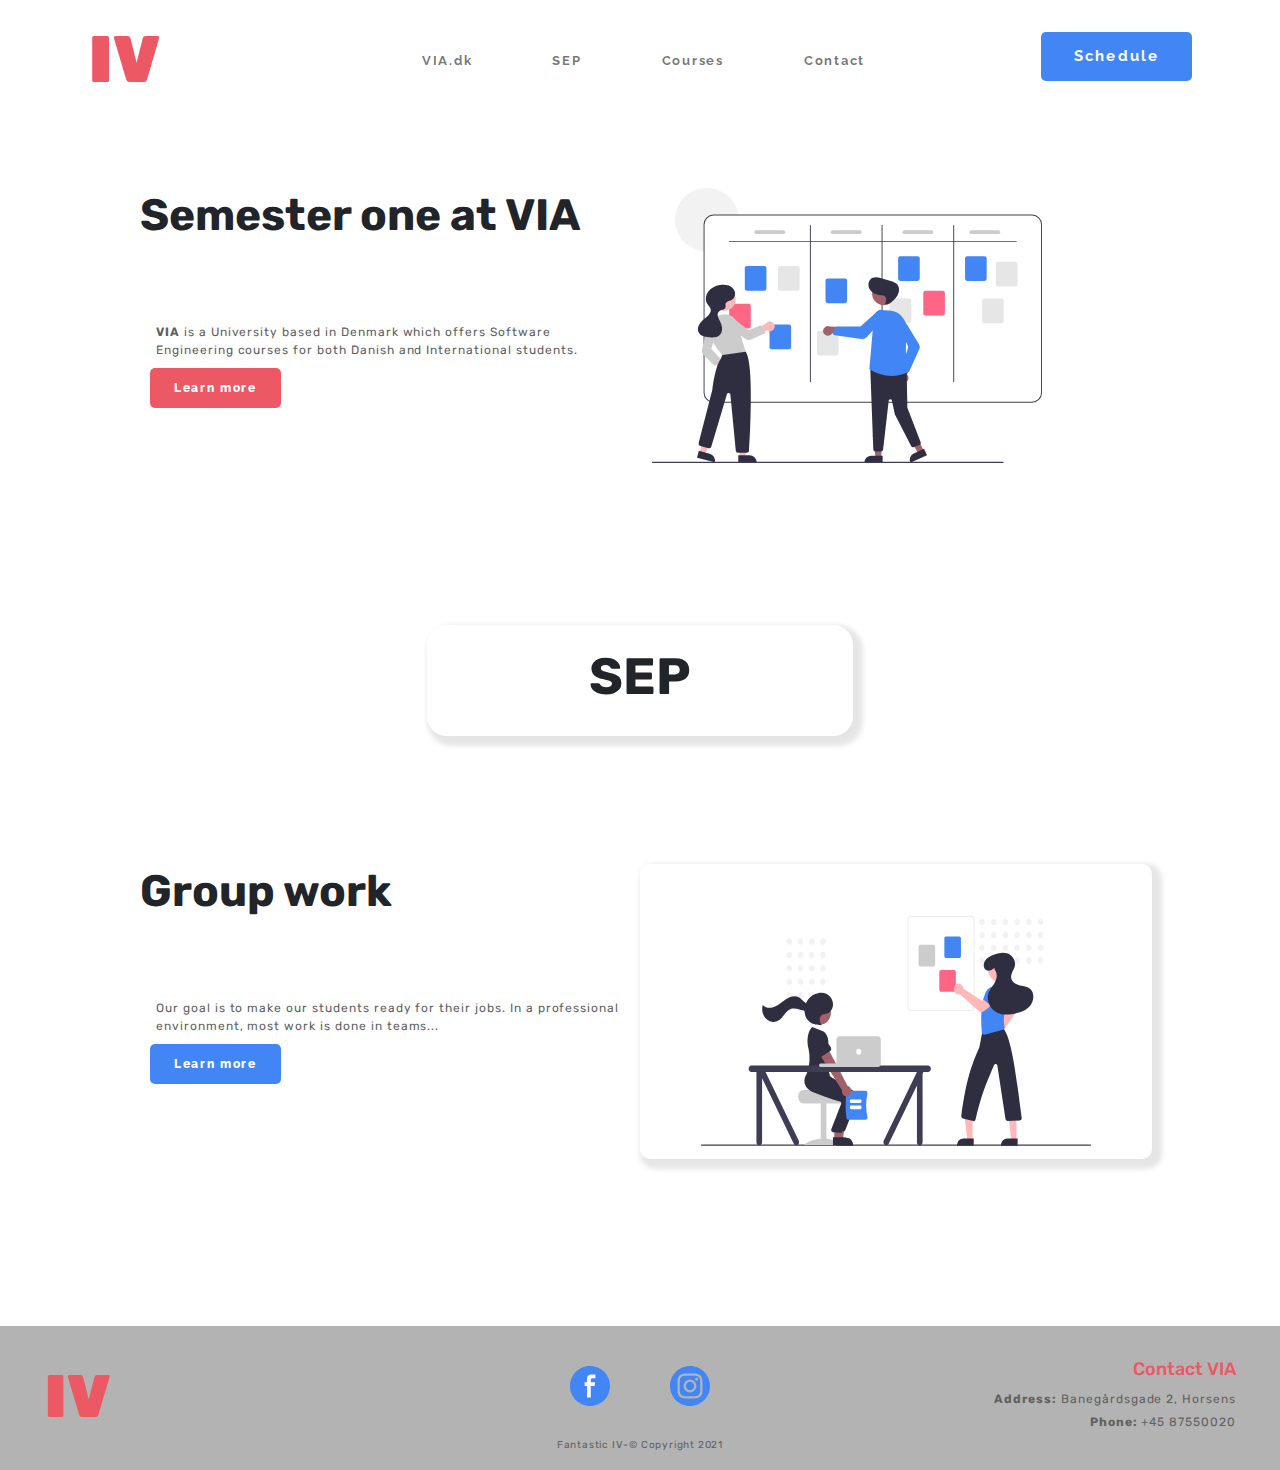
<file: index.html>
<!DOCTYPE html>
<html lang="en">
  <head>
    <meta charset="UTF-8" />
    <meta name="viewport" content="width=device-width, initial-scale=1.0" />
    <meta http-equiv="X-UA-Compatible" content="ie=edge" />
    <title>Home</title>
    <link href="css/bootstrap.css" rel="stylesheet" />
    <link rel="stylesheet" href="style.css" />
    <!-- Written by Arturs -->
    <!-- Design by Bhupas -->
  </head>
  <body>
    <!-- Top -->

    <div class="container-fluid">
      <!-- Nav -->

      <nav
        class="
          navbar navbar-expand-lg navbar-light
          justify-content-spacebetween
        "
      >
        <div class="container-fluid">
          <a class="navbar-brand" href="index.html">IV</a>
          <button
            class="navbar-toggler"
            type="button"
            data-bs-toggle="collapse"
            data-bs-target="#NavBar"
            aria-controls="NavBar"
            aria-expanded="false"
            aria-label="Toggle navigation"
          >
            <span class="navbar-toggler-icon"></span>
          </button>
          <div class="collapse navbar-collapse" id="NavBar">
            <ul class="navbar-nav ms-auto mb-2 mb-lg-0 nav-items">
              <li class="nav-item nav-button">
                <a class="nav-link" href="https://www.via.dk/">VIA.dk</a>
              </li>
              <li class="nav-item nav-button">
                <a class="nav-link" href="sep.html">SEP</a>
              </li>
              <li class="nav-item nav-button">
                <a class="nav-link" href="courses.html">Courses</a>
              </li>
              <li class="nav-item nav-button">
                <a class="nav-link" href="contact-us.html">Contact</a>
              </li>
              <li id="schedule" class="nav-item">
                <a class="nav-link" href="schedule.html">Schedule</a>
              </li>
            </ul>
          </div>
        </div>
      </nav>
      <!-- Top content -->

      <header class="row top">
        <div class="col-lg-6 content">
          <h1>Semester one at VIA</h1>
          <p>
            <b>VIA</b> is a University based in Denmark which offers Software
            Engineering courses for both Danish and International students.
          </p>
          <a class="red" href="#courses.html">Learn more</a>
        </div>
        <div class="col-xxl-6 col-lg-6 col-md-auto no-box-sep">
          <img src="Images/frontpagepic.svg" alt="Frontpage Pic"/>
        </div>
      </header>
      </header>
      </header>

      <!-- SEP -->

      <!-- SEP headline -->
      <div class="row headline-in-box-container">
        <div class="col-8 col-sm-4 headline-box">
          <h1>SEP</h1>
        </div>
      </div>
      <!-- SEP content -->

      <header class="row sep">
        <div class="col-xxl-6 col-lg-6 col-md-auto content">
          <h1>Group work</h1>
          <p>
            Our goal is to make our students ready for their jobs. In a
            professional environment, most work is done in teams...
          </p>
          <div class="blue-index">
          <a class="blue" href="sep.html">Learn more</a>
        </div>
        </div>
        <div class="col-xxl-6 col-lg-6 col-md-auto image-in-box-index">
          <img src="Images/undraw_teamwork_hpdk1.svg" alt="SEP picture"/>
        </div>
      </header>

      <!--    Footer    -->

      <footer class="row desktop">
        <!-- Footer logo -->
        <div class="col-sm-4">
          <div class="footer-logo">IV</div>
        </div>

        <!-- Logos and copyright -->
        <div class="col-sm-4">
          <div class="logos-and-copyright">
            <div class="social-icons">
              <div>
                <a href="https://www.facebook.com/viauniversitycollege/"
                  ><img src="Images/Facebookicon.svg" alt="Facebook" />
                </a>
              </div>
              <div>
                <a href="https://www.instagram.com/viauniversitycollege"
                  ><img src="Images/Instagramicon.svg" alt="Instagram" />
                </a>
              </div>
            </div>
            <p class="copyright">Fantastic IV-&copy; Copyright 2021</p>
          </div>
        </div>
        <!-- Contact VIA -->
        <div class="col-sm-4">
          <div class="contact-via">
            <h3>Contact VIA</h3>
            <p><b>Address:</b> Banegårdsgade 2, Horsens</p>
            <p><b>Phone:</b> +45 87550020</p>
          </div>
        </div>
      </footer>
      <footer class="row mobile">
        <!-- Footer logo -->
        <div class="col-sm-4">
          <div class="footer-logo">IV</div>
        </div>
        <!-- Contact VIA -->
        <div class="col-sm-4">
          <div class="contact-via">
            <h3>Contact VIA</h3>
            <p><b>Address:</b> Banegårdsgade 2, Horsens</p>
            <p><b>Phone:</b> +45 87550020</p>
          </div>
        </div>
        <!-- Logos and copyright -->
        <div class="col-sm-4">
          <div class="logos-and-copyright">
            <div class="social-icons">
              <div>
                <a href="https://www.facebook.com/viauniversitycollege/"
                  ><img src="Images/Facebookicon.svg" alt="Facebook" />
                </a>
              </div>
              <div>
                <a href="https://www.instagram.com/viauniversitycollege"
                  ><img src="Images/Instagramicon.svg" alt="Instagram" />
                </a>
              </div>
            </div>
            <p class="copyright">Fantastic IV-&copy; Copyright 2021</p>
          </div>
        </div>
      </footer>
    </div>
    <script src="https://cdnjs.cloudflare.com/ajax/libs/jquery/3.3.1/jquery.min.js"></script>
    <script
      src="https://cdnjs.cloudflare.com/ajax/libs/popper.js/1.14.7/umd/popper.min.js"
      integrity="sha384-UO2eT0CpHqdSJQ6hJty5KVphtPhzWj9WO1clHTMGa3JDZwrnQq4sF86dIHNDz0W1"
      crossorigin="anonymous"
    ></script>
    <script src="js/bootstrap.min.js"></script>
  </body>
</html>
</file>
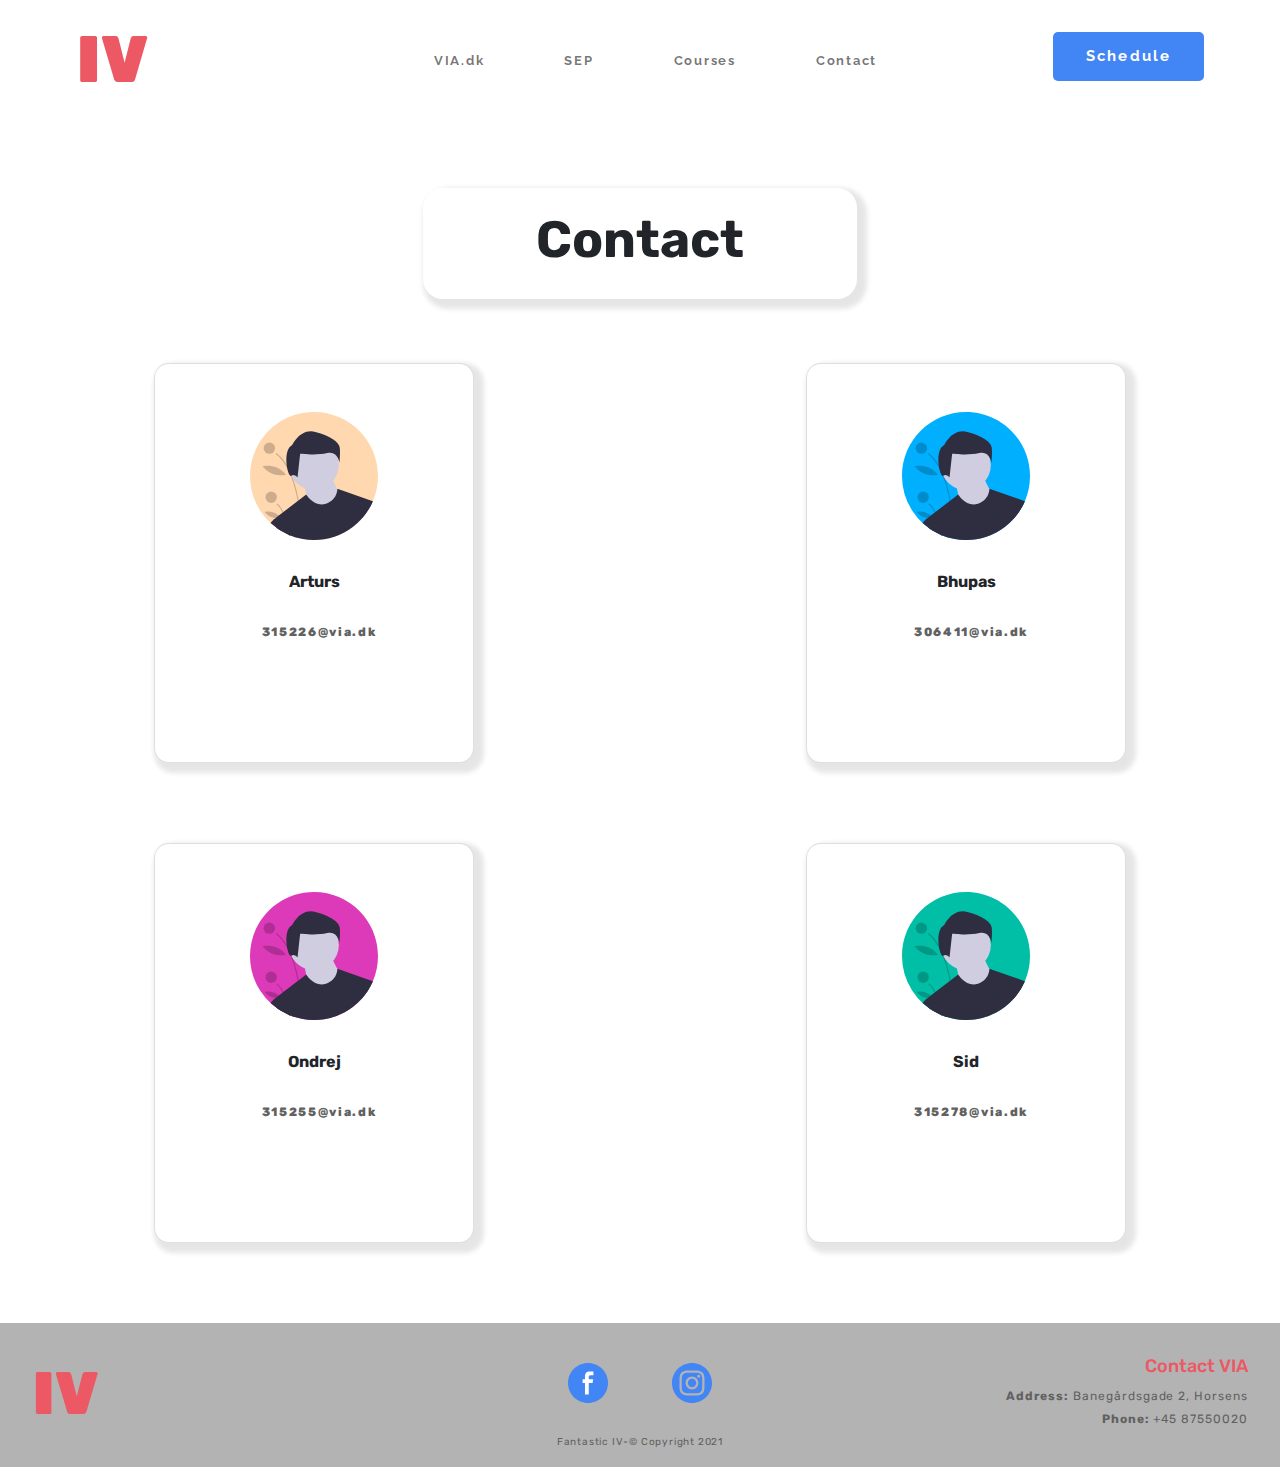
<file: contact-us.html>
<!DOCTYPE html>
<html lang="en">
<head>
  <meta charset="UTF-8" />
  <meta name="viewport" content="width=device-width, initial-scale=1.0" />
  <meta http-equiv="X-UA-Compatible" content="ie=edge" />
  <title>Contact</title>
  <link href="css/bootstrap.css" rel="stylesheet" />
  <link rel="stylesheet" href="style.css" />
</head>
<body>
<div class="container1-fluid">
  <!-- Bhupas-->

  <nav
          class="
          navbar navbar-expand-lg navbar-light
          justify-content-spacebetween
        "
  >
    <div class="container-fluid">
      <a class="navbar-brand" href="index.html">IV</a>
      <button
              class="navbar-toggler"
              type="button"
              data-bs-toggle="collapse"
              data-bs-target="#NavBar"
              aria-controls="NavBar"
              aria-expanded="false"
              aria-label="Toggle navigation"
      >
        <span class="navbar-toggler-icon"></span>
      </button>
      <div class="collapse navbar-collapse" id="NavBar">
        <ul class="navbar-nav ms-auto mb-2 mb-lg-0 nav-items">
          <li class="nav-item nav-button">
            <a class="nav-link" href="https://www.via.dk/">VIA.dk</a>
          </li>
          <li class="nav-item nav-button">
            <a class="nav-link" href="sep.html">SEP</a>
          </li>
          <li class="nav-item nav-button">
            <a class="nav-link" href="courses.html">Courses</a>
          </li>
          <li class="nav-item nav-button">
            <a class="nav-link" href="contact-us.html">Contact</a>
          </li>
          <li id="schedule" class="nav-item">
            <a class="nav-link" href="schedule.html">Schedule</a>
          </li>
        </ul>
      </div>
    </div>
  </nav>
  <!-- Only used col-sm because multiple brakepoints does not word-->
  <!-- Contact us headline -->
  <div class="row headline-in-box-container">
    <div class="col-4 col-sm-4 headline-box">
      <h1>Contact</h1>
    </div>
  </div>

  <!-- Cards -->
  <div class="row">
    <div class="col-sm col-xl-6 cardscontainer1">
      <div class="card">
        <div class="card-image">
          <img src="Images/Artus.svg" alt="Artus" />
        </div>
        <div class="card-text">
          <h2>Arturs</h2>
          <p class="mail">
            <a href="mailto:315226@via.dk">315226@via.dk</a>
          </p>
        </div>
      </div>
    </div>

    <div class="col-sm col-xl-6">
      <div class="card">
        <div class="card-image">
          <img src="Images/Bhupas.svg" alt="Bhupas" />
        </div>
        <div class="card-text">
          <h2>Bhupas</h2>
          <p class="mail">
            <a href="mailto:306411@via.dk">306411@via.dk</a>
          </p>
        </div>
      </div>
    </div>
  </div>

  <div class="row">
    <div class="col-sm col-xl-6 cardscontainer2">
      <div class="card">
        <div class="card-image">
          <img src="Images/ondrej.svg" alt="Ondrej" />
        </div>
        <div class="card-text">
          <h2>Ondrej</h2>
          <p class="mail">
            <a href="mailto:315255@via.dk">315255@via.dk</a>
          </p>
        </div>
      </div>
    </div>

    <div class="col-sm col-xl-6">
      <div class="card">
        <div class="card-image">
          <img src="Images/sid.svg" alt="Sid" />
        </div>
        <div class="card-text">
          <h2>Sid</h2>
          <p class="mail">
            <a href="mailto:315278@via.dk">315278@via.dk</a>
          </p>
        </div>
      </div>
    </div>
  </div>

  <!--    Footer    -->

  <footer class="row desktop">
    <!-- Footer logo -->
    <div class="col-sm-4">
      <div class="footer-logo">IV</div>
    </div>

    <!-- Logos and copyright -->
    <div class="col-sm-4">
      <div class="logos-and-copyright">
        <div class="social-icons">
          <div>
            <a href="https://www.facebook.com/viauniversitycollege/"
            ><img src="Images/Facebookicon.svg" alt="Facebook" />
            </a>
          </div>
          <div>
            <a href="https://www.instagram.com/viauniversitycollege"
            ><img src="Images/Instagramicon.svg" alt="Instagram" />
            </a>
          </div>
        </div>
        <p class="copyright">Fantastic IV-&copy; Copyright 2021</p>
      </div>
    </div>
    <!-- Contact VIA -->
    <div class="col-sm-4">
      <div class="contact-via">
        <h3>Contact VIA</h3>
        <p><b>Address:</b> Banegårdsgade 2, Horsens</p>
        <p><b>Phone:</b> +45 87550020</p>
      </div>
    </div>
  </footer>
  <footer class="row mobile">
    <!-- Footer logo -->
    <div class="col-sm-4">
      <div class="footer-logo">IV</div>
    </div>
    <!-- Contact VIA -->
    <div class="col-sm-4">
      <div class="contact-via">
        <h3>Contact VIA</h3>
        <p><b>Address:</b> Banegårdsgade 2, Horsens</p>
        <p><b>Phone:</b> +45 87550020</p>
      </div>
    </div>
    <!-- Logos and copyright -->
    <div class="col-sm-4">
      <div class="logos-and-copyright">
        <div class="social-icons">
          <div>
            <a href="https://www.facebook.com/viauniversitycollege/"
            ><img src="Images/Facebookicon.svg" alt="Facebook" />
            </a>
          </div>
          <div>
            <a href="https://www.instagram.com/viauniversitycollege"
            ><img src="Images/Instagramicon.svg" alt="Instagram" />
            </a>
          </div>
        </div>
        <p class="copyright">Fantastic IV-&copy; Copyright 2021</p>
      </div>
    </div>
  </footer>
</div>
<script src="https://cdnjs.cloudflare.com/ajax/libs/jquery/3.3.1/jquery.min.js"></script>
<script
        src="https://cdnjs.cloudflare.com/ajax/libs/popper.js/1.14.7/umd/popper.min.js"
        integrity="sha384-UO2eT0CpHqdSJQ6hJty5KVphtPhzWj9WO1clHTMGa3JDZwrnQq4sF86dIHNDz0W1"
        crossorigin="anonymous"
></script>
<script src="js/bootstrap.min.js"></script>
</body>
</html>
</file>
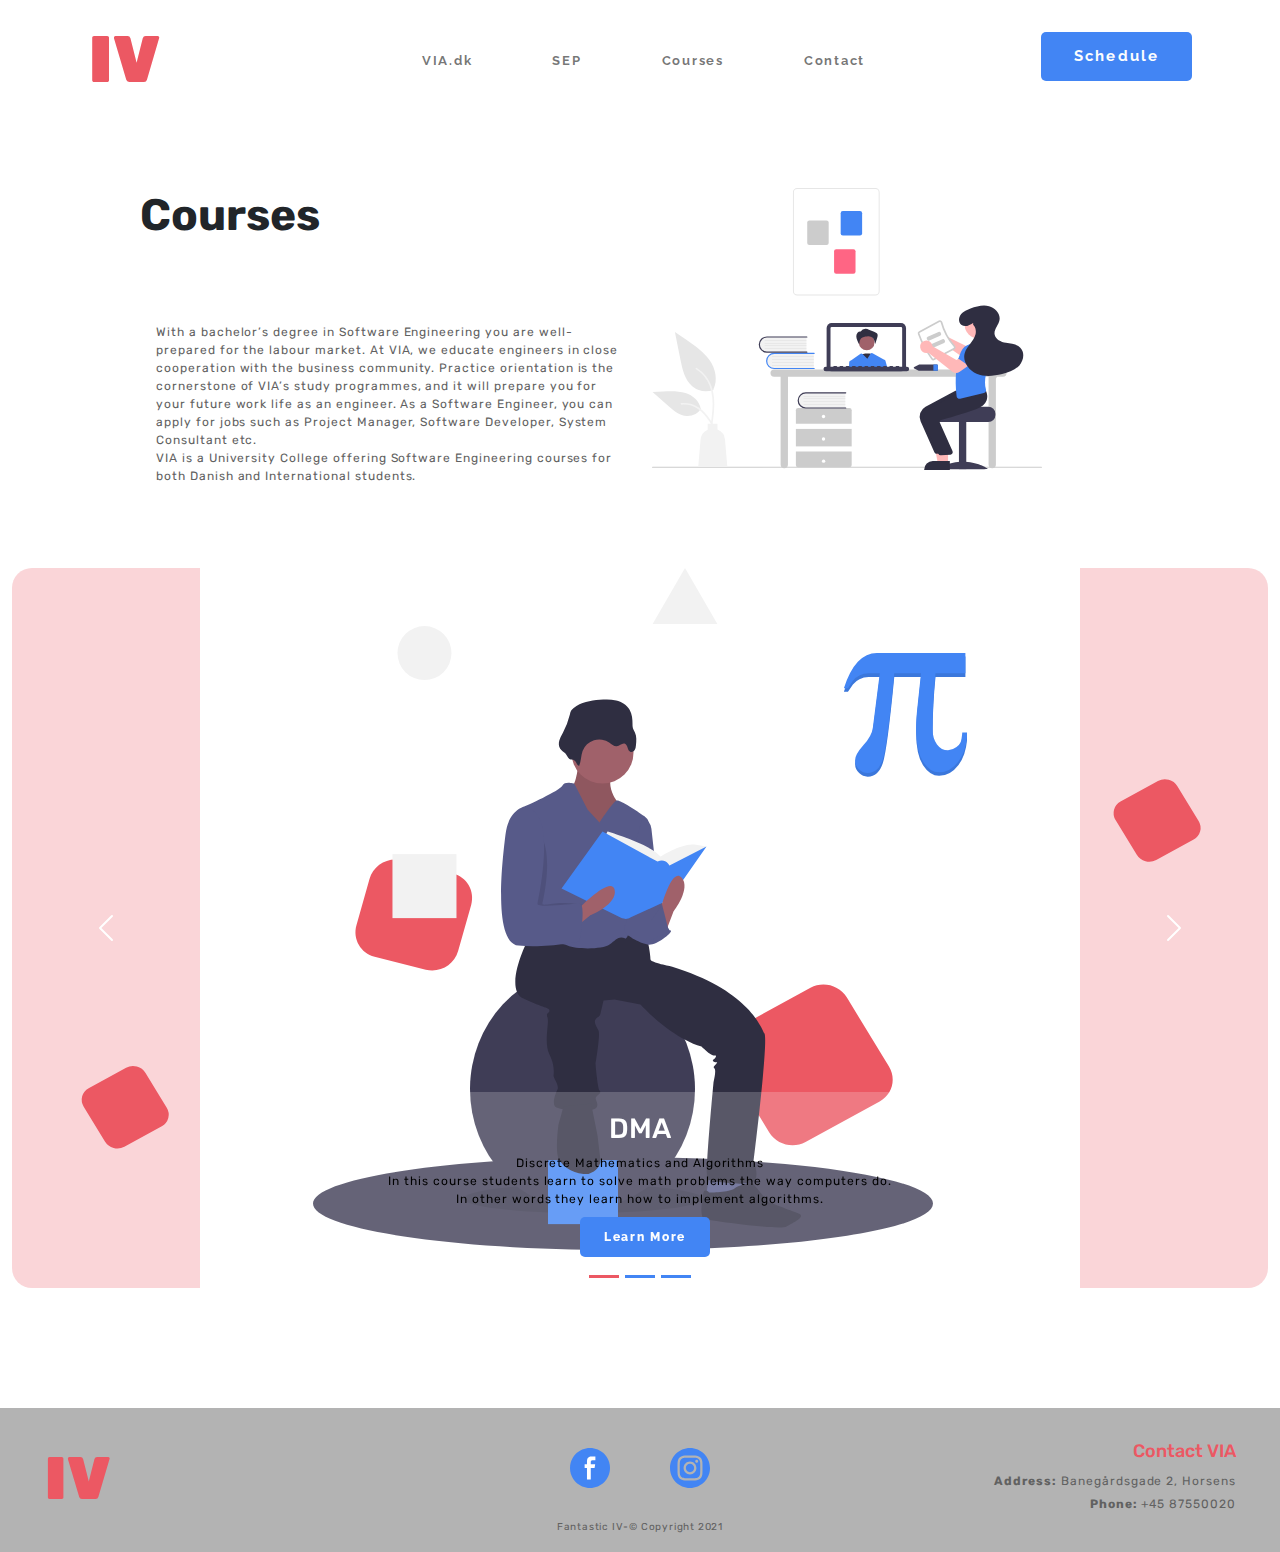
<file: courses.html>
<!DOCTYPE html>
<html lang="en">
  <head>
    <meta charset="UTF-8" />
    <meta name="viewport" content="width=device-width, initial-scale=1.0" />
    <meta http-equiv="X-UA-Compatible" content="ie=edge" />
    <title>Courses</title>
    <link rel="icon" type="image/svg" href="Images/favicon.svg" />
    <link rel="stylesheet" href="css/bootstrap.css" />

    <link
      rel="stylesheet"
      href="https://use.fontawesome.com/releases/v5.7.2/css/all.css"
    />
    <link rel="stylesheet" href="style.css" />
  </head>
  <body>
    <!--        Top         -->

    <div class="container-fluid" id="container">
      <!--            Nav             -->

      <nav
        class="
          navbar navbar-expand-lg navbar-light
          justify-content-spacebetween
        "
      >
        <div class="container-fluid">
          <a class="navbar-brand" href="index.html">IV</a>
          <button
            class="navbar-toggler"
            type="button"
            data-bs-toggle="collapse"
            data-bs-target="#NavBar"
            aria-controls="NavBar"
            aria-expanded="false"
            aria-label="Toggle navigation"
          >
            <span class="navbar-toggler-icon"></span>
          </button>
          <div class="collapse navbar-collapse" id="NavBar">
            <ul class="navbar-nav ms-auto mb-2 mb-lg-0 nav-items">
              <li class="nav-item nav-button">
                <a class="nav-link" href="https://www.via.dk/">VIA.dk</a>
              </li>
              <li class="nav-item nav-button">
                <a class="nav-link" href="sep.html">SEP</a>
              </li>
              <li class="nav-item nav-button">
                <a class="nav-link" href="courses.html">Courses</a>
              </li>
              <li class="nav-item nav-button">
                <a class="nav-link" href="contact-us.html">Contact</a>
              </li>
              <li id="schedule" class="nav-item">
                <a class="nav-link" href="schedule.html">Schedule</a>
              </li>
            </ul>
          </div>
        </div>
      </nav>

      <!--            Courses content (Top content)            -->

      <header class="row top wrapper" id="top">
        <div class="col-xxl-6 col-lg-6 col-md-auto content">
          <h1>Courses</h1>
          <p>
            With a bachelor’s degree in Software Engineering you are
            well-prepared for the labour market. At VIA, we educate engineers in
            close cooperation with the business community. Practice orientation
            is the cornerstone of VIA’s study programmes, and it will prepare
            you for your future work life as an engineer. As a Software
            Engineer, you can apply for jobs such as Project Manager, Software
            Developer, System Consultant etc.
            <br />
            VIA is a University College offering Software Engineering courses
            for both Danish and International students.
          </p>
        </div>
        <div class="col-xxl-6 col-lg-6 col-md-auto no-box-sep">
          <img src="Images/Courses.svg" alt="Courses picture" class="courses-img"/>
        </div>
      </header>

      <!-------- Carousel -------->

      <div
        id="myCarousel"
        class="carousel slide"
        data-bs-ride="carousel">
<!--        data-bs-interval="true"-->

        <!-- Indicators -->
        <div class="carousel-indicators" id="carousel-indicators">
          <button
            type="button"
            data-bs-target="#myCarousel"
            data-bs-slide-to="0"
            class="active"
            aria-current="true"
            aria-label="Slide 1"
          ></button>
          <button
            type="button"
            data-bs-target="#myCarousel"
            data-bs-slide-to="1"
            aria-label="Slide 2"
          ></button>
          <button
            type="button"
            data-bs-target="#myCarousel"
            data-bs-slide-to="2"
            aria-label="Slide 3"
          ></button>
        </div>

        <!-- Carousel Wrapper -->
        <div class="carousel-inner">
          <div class="carousel-item active">
            <img
              src="Images/fixed-dma.svg"
              alt="DMA"
              class="d-block img-fluid mx-auto"
            />
            <div class="carousel-caption d-md-block">
              <h3 class="carousel-dma-h3">DMA</h3>
              <p class="carousel-par">
                Discrete Mathematics and Algorithms <br />
                In this course students learn to solve math problems the way
                computers do. <br />
                In other words they learn how to implement algorithms.
              </p>
              <a class="blue carousel-learn-more" href="dma.html">Learn More</a>
            </div>
          </div>

          <div class="carousel-item">
            <img
              src="Images/fixed-rwd.svg"
              alt="RWD"
              class="d-block img-fluid mx-auto"
            />
            <div class="carousel-caption d-md-block">
              <h3 class="carousel-h3">RWD</h3>
              <p class="carousel-par">
                In this course students learn how to make websites using
                responsive web design.<br />
                They will learn about HTML5, CSS3, web page layout using CSS,
                W3C validation,<br />
                responsive web design, Bootstrap 4, JavaScript and jQuery.
              </p>
              <a class="blue carousel-learn-more" href="rwd.html">Learn More</a>
            </div>
          </div>

          <div class="carousel-item">
            <img
              src="Images/fixed-java.svg"
              alt="SDJ"
              class="d-block img-fluid mx-auto"
            />
            <div
              class="carousel-caption d-md-block"
              id="carousel-caption"
            >
              <h3 class="carousel-h3">SDJ</h3>
              <p class="carousel-par">
                The main purpose of this course is to provide students with the
                qualification needed to<br />
                understand the core object-oriented concepts and to implement
                smaller programs in Java<br />
                from UML class diagrams. Topics include Classes and Objects, UML
                diagrams, Decision<br />
                structures and Loops, Arrays, Inheritance, Exceptions, File IO
                and GUI programming.
              </p>
              <a class="blue carousel-learn-more" href="sdj.html">Learn More</a>
            </div>
          </div>
        </div>

        <!-- Left and right controls -->
        <button
          class="carousel-control-prev"
          type="button"
          data-bs-target="#myCarousel"
          data-bs-slide="prev"
        >
          <span class="carousel-control-prev-icon" aria-hidden="true"></span>
          <span class="visually-hidden">Previous</span>
        </button>
        <button
          class="carousel-control-next"
          type="button"
          data-bs-target="#myCarousel"
          data-bs-slide="next"
        >
          <span class="carousel-control-next-icon" aria-hidden="true"></span>
          <span class="visually-hidden">Next</span>
        </button>
      </div>

      <!--    Footer    -->

      <footer class="row desktop">
        <!-- Footer logo -->
        <div class="col-sm-4">
          <div class="footer-logo">IV</div>
        </div>

        <!-- Logos and copyright -->
        <div class="col-sm-4">
          <div class="logos-and-copyright">
            <div class="social-icons">
              <div>
                <a href="https://www.facebook.com/viauniversitycollege/"
                  ><img src="Images/Facebookicon.svg" alt="Facebook" />
                </a>
              </div>
              <div>
                <a href="https://www.instagram.com/viauniversitycollege"
                  ><img src="Images/Instagramicon.svg" alt="Instagram" />
                </a>
              </div>
            </div>
            <p class="copyright">Fantastic IV-&copy; Copyright 2021</p>
          </div>
        </div>
        <!-- Contact VIA -->
        <div class="col-sm-4">
          <div class="contact-via">
            <h3>Contact VIA</h3>
            <p><b>Address:</b> Banegårdsgade 2, Horsens</p>
            <p><b>Phone:</b> +45 87550020</p>
          </div>
        </div>
      </footer>
      <footer class="row mobile">
        <!-- Footer logo -->
        <div class="col-sm-4">
          <div class="footer-logo">IV</div>
        </div>
        <!-- Contact VIA -->
        <div class="col-sm-4">
          <div class="contact-via">
            <h3>Contact VIA</h3>
            <p><b>Address:</b> Banegårdsgade 2, Horsens</p>
            <p><b>Phone:</b> +45 87550020</p>
          </div>
        </div>
        <!-- Logos and copyright -->
        <div class="col-sm-4">
          <div class="logos-and-copyright">
            <div class="social-icons">
              <div>
                <a href="https://www.facebook.com/viauniversitycollege/"
                  ><img src="Images/Facebookicon.svg" alt="Facebook" />
                </a>
              </div>
              <div>
                <a href="https://www.instagram.com/viauniversitycollege"
                  ><img src="Images/Instagramicon.svg" alt="Instagram" />
                </a>
              </div>
            </div>
            <p class="copyright">Fantastic IV-&copy; Copyright 2021</p>
          </div>
        </div>
      </footer>
    </div>
    <script src="js/bootstrap.js"></script>
  </body>
</html>
</file>
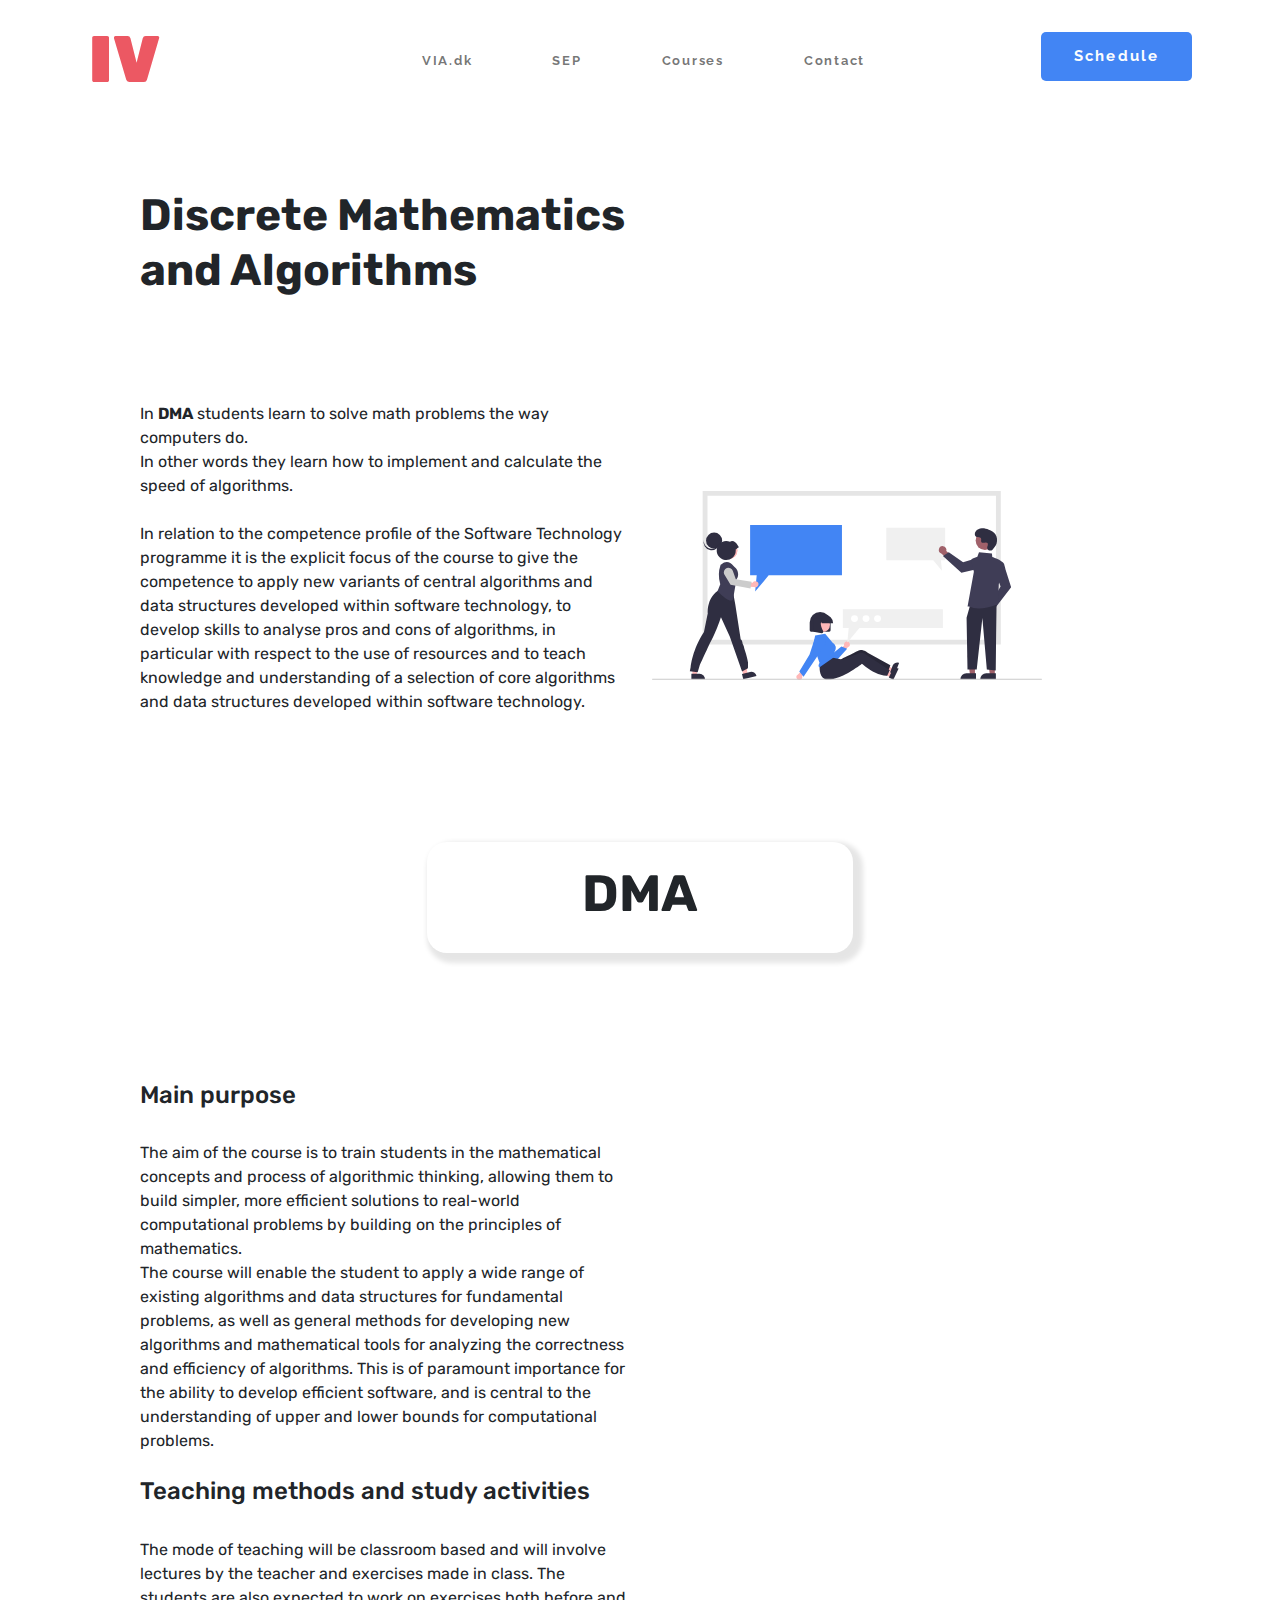
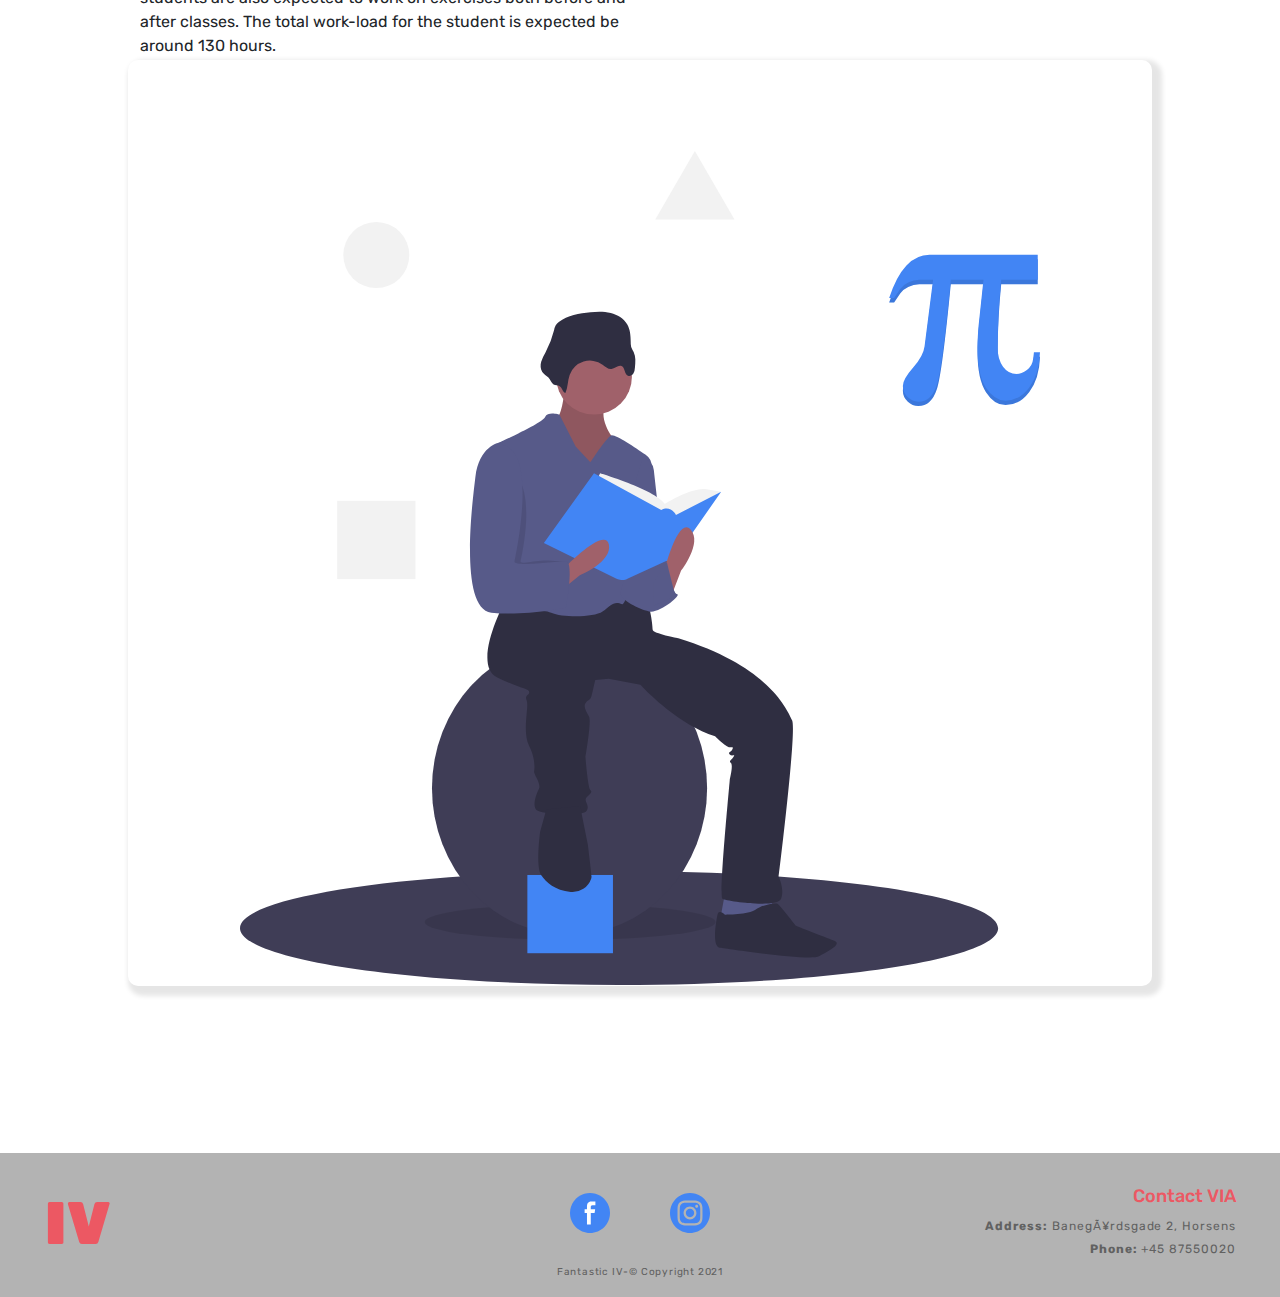
<file: dma.html>
<!DOCTYPE html>
<html lang="en">
<head>
  <meta charset="UTF-8"/>
  <meta name="viewport" content="width=device-width, initial-scale=1.0"/>
  <meta http-equiv="X-UA-Compatible" content="ie=edge"/>
  <title>DMA</title>
  <link href="css/bootstrap.css" rel="stylesheet"/>
  <link rel="stylesheet" href="style.css"/>
  <!-- Written by Arturs -->
  <!-- Design by Bhupas -->
</head>
<body>
<!-- Top -->

<div class="container-fluid">
  <!-- Nav -->

  <nav
          class="
          navbar navbar-expand-lg navbar-light
          justify-content-spacebetween
        "
  >
    <div class="container-fluid">
      <a class="navbar-brand" href="index.html">IV</a>
      <button
              class="navbar-toggler"
              type="button"
              data-bs-toggle="collapse"
              data-bs-target="#NavBar"
              aria-controls="NavBar"
              aria-expanded="false"
              aria-label="Toggle navigation"
      >
        <span class="navbar-toggler-icon"></span>
      </button>
      <div class="collapse navbar-collapse" id="NavBar">
        <ul class="navbar-nav ms-auto mb-2 mb-lg-0 nav-items">
          <li class="nav-item nav-button">
            <a class="nav-link" href="https://www.via.dk/">VIA.dk</a>
          </li>
          <li class="nav-item nav-button">
            <a class="nav-link" href="sep.html">SEP</a>
          </li>
          <li class="nav-item nav-button">
            <a class="nav-link" href="courses.html">Courses</a>
          </li>
          <li class="nav-item nav-button">
            <a class="nav-link" href="contact-us.html">Contact</a>
          </li>
          <li id="schedule" class="nav-item">
            <a class="nav-link" href="schedule.html">Schedule</a>
          </li>
        </ul>
      </div>
    </div>
  </nav>
  <!-- Top content -->
  <header class="row top">
    <div class="col-xxl-6 col-lg-6 col-md-auto content">
      <h1>Discrete Mathematics and Algorithms</h1>
      <br>

      In <b>DMA</b> students learn to solve math problems the way
      computers do. <br />
      In other words they learn how to implement and calculate the speed
      of algorithms.
      <br>
      <br>
      In relation to the competence profile of the Software Technology programme it is the explicit focus of the course to
      give the competence to apply new variants of central algorithms and data structures developed within software technology,
      to develop skills to analyse pros and cons of algorithms, in particular with respect to the use of resources and to
      teach knowledge and understanding of a selection of core algorithms and data structures developed within software technology.

    </div>
    <div class="col-xxl-6 col-lg-6 col-md-auto no-box-sep">
      <img src="Images/sep-teamwork.svg" alt="SEP picture"/>
    </div>

  </header>

  <!-- SEP -->

  <!-- SEP headline -->

  <!-- SEP headline -->
  <div class="row headline-in-box-container">
    <div class="col-8 col-sm-4 headline-box">
      <h1>DMA</h1>
    </div>
  </div>
  <!-- SEP content -->

  <header class="row sep">
    <div class="col-xxl-6 col-sm-auto col-lg-6 col-md-auto  content-sep">
      <div>


        <h4>Main purpose</h4>
        <br>
        The aim of the course is to train students in the mathematical concepts and process of algorithmic thinking,
        allowing them to build simpler, more efficient solutions to real-world computational problems by building on
        the principles of mathematics.
        <br>

        The course will enable the student to apply a wide range of existing algorithms and data structures for fundamental problems,
        as well as general methods for developing new algorithms and mathematical tools for analyzing the correctness and efficiency of
        algorithms. This is of paramount importance for the ability to develop efficient software, and is central to the understanding of
        upper and lower bounds for computational problems.
        <br>

        <br>

        <h4>Teaching methods and study activities</h4>
        <br>
        The mode of teaching will be classroom based and will involve lectures by the teacher and exercises made in class.
        The students are also expected to work on exercises both before and after classes.
        The total work-load for the student is expected be around 130 hours.
      </div>

    </div>
    <div id ="dma-pic" class="col-xxl-6 col-lg-6 col-md-auto image-in-box-sep">
      <img src="Images/dma.svg" alt="DMA picture"/>
    </div>
  </header>

  <!--    Footer    -->

  <footer class="row desktop">
    <!-- Footer logo -->
    <div class="col-sm-4">
      <div class="footer-logo">IV</div>
    </div>

    <!-- Logos and copyright -->
    <div class="col-sm-4">
      <div class="logos-and-copyright">
        <div class="social-icons">
          <div>
            <a href="https://www.facebook.com/viauniversitycollege/"
            ><img src="Images/Facebookicon.svg" alt="Facebook"/>
            </a>
          </div>
          <div>
            <a href="https://www.instagram.com/viauniversitycollege"
            ><img src="Images/Instagramicon.svg" alt="Instagram"/>
            </a>
          </div>
        </div>
        <p class="copyright">Fantastic IV-&copy; Copyright 2021</p>
      </div>
    </div>
    <!-- Contact VIA -->
    <div class="col-sm-4">
      <div class="contact-via">
        <h3>Contact VIA</h3>
        <p><b>Address:</b> BanegÃ¥rdsgade 2, Horsens</p>
        <p><b>Phone:</b> +45 87550020</p>
      </div>
    </div>
  </footer>
  <footer class="row mobile">
    <!-- Footer logo -->
    <div class="col-sm-4">
      <div class="footer-logo">IV</div>
    </div>
    <!-- Contact VIA -->
    <div class="col-sm-4">
      <div class="contact-via">
        <h3>Contact VIA</h3>
        <p><b>Address:</b> BanegÃ¥rdsgade 2, Horsens</p>
        <p><b>Phone:</b> +45 87550020</p>
      </div>
    </div>
    <!-- Logos and copyright -->
    <div class="col-sm-4">
      <div class="logos-and-copyright">
        <div class="social-icons">
          <div>
            <a href="https://www.facebook.com/viauniversitycollege/"
            ><img src="Images/Facebookicon.svg" alt="Facebook"/>
            </a>
          </div>
          <div>
            <a href="https://www.instagram.com/viauniversitycollege"
            ><img src="Images/Instagramicon.svg" alt="Instagram"/>
            </a>
          </div>
        </div>
        <p class="copyright">Fantastic IV-&copy; Copyright 2021</p>
      </div>
    </div>
  </footer>
</div>
<script src="https://cdnjs.cloudflare.com/ajax/libs/jquery/3.3.1/jquery.min.js"></script>
<script
        src="https://cdnjs.cloudflare.com/ajax/libs/popper.js/1.14.7/umd/popper.min.js"
        integrity="sha384-UO2eT0CpHqdSJQ6hJty5KVphtPhzWj9WO1clHTMGa3JDZwrnQq4sF86dIHNDz0W1"
        crossorigin="anonymous"
></script>
<script src="js/bootstrap.min.js"></script>
</body>
</html>
</file>
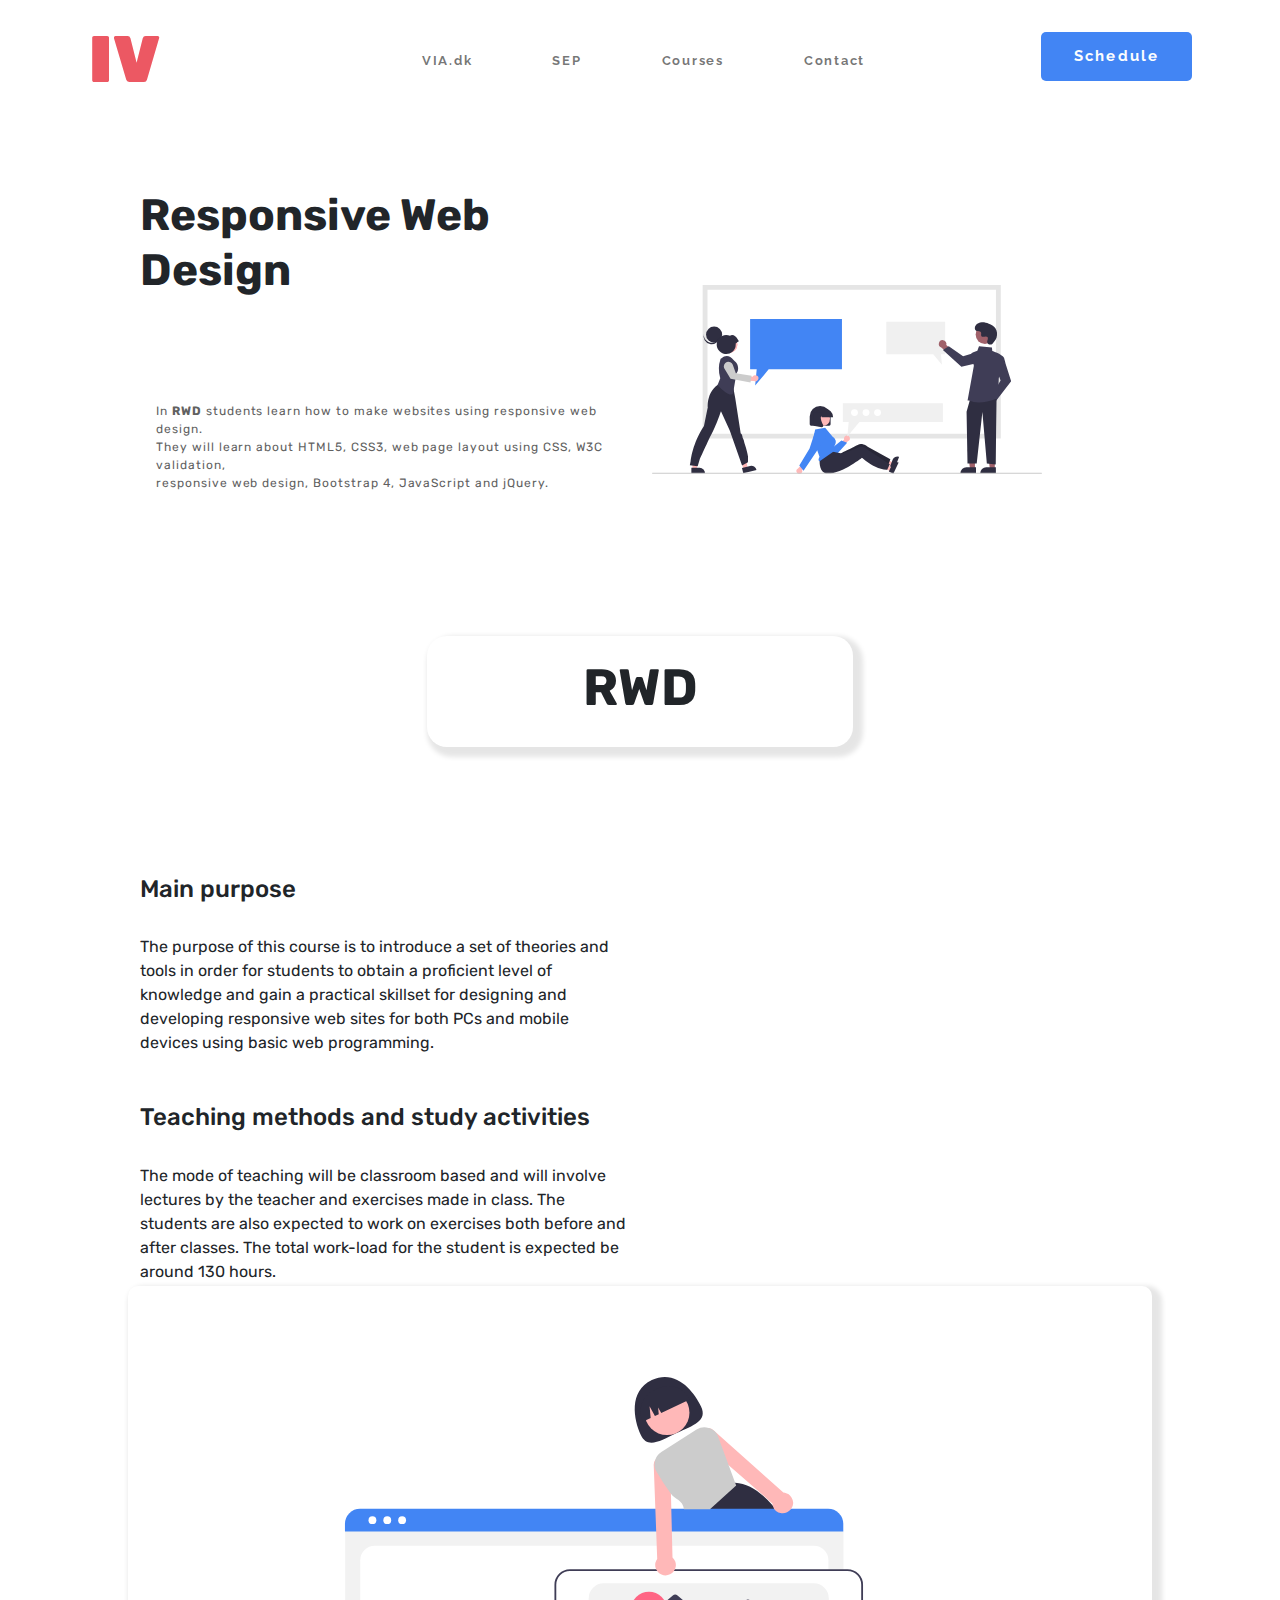
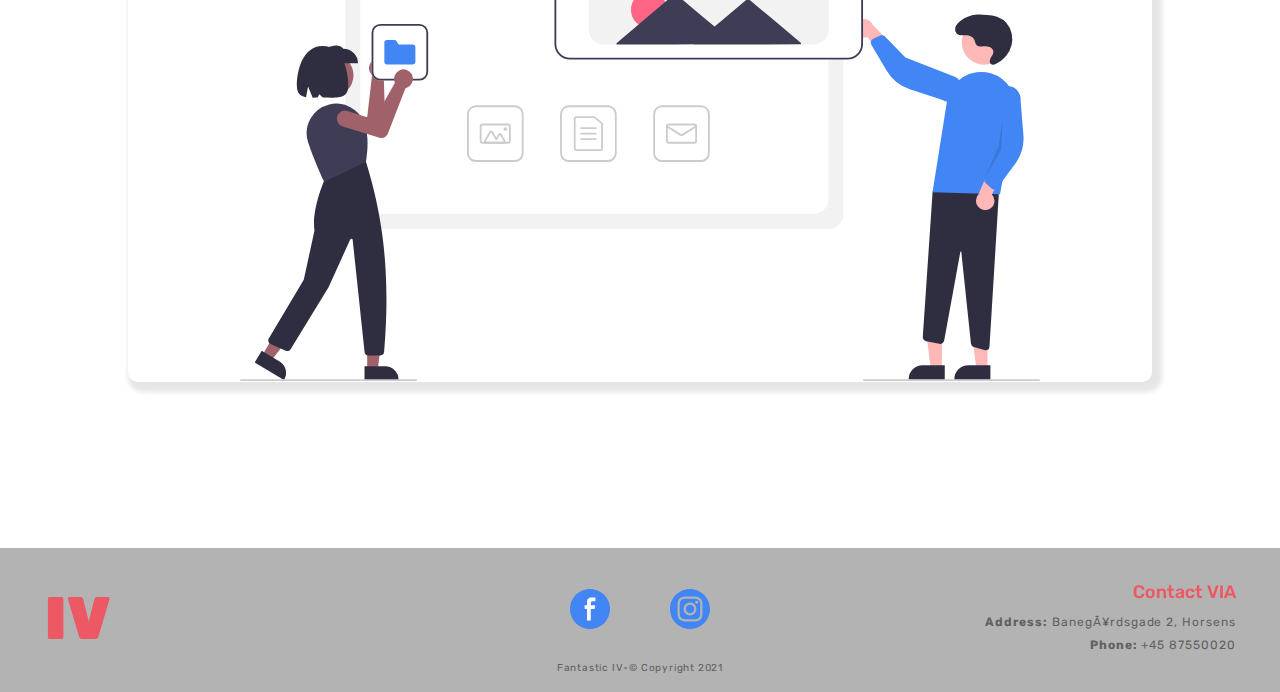
<file: rwd.html>
<!DOCTYPE html>
<html lang="en">
<head>
    <meta charset="UTF-8"/>
    <meta name="viewport" content="width=device-width, initial-scale=1.0"/>
    <meta http-equiv="X-UA-Compatible" content="ie=edge"/>
    <title>RWD</title>
    <link href="css/bootstrap.css" rel="stylesheet"/>
    <link rel="stylesheet" href="style.css"/>
    <!-- Written by Arturs -->
    <!-- Design by Bhupas -->
</head>
<body>
<!-- Top -->

<div class="container-fluid">
    <!-- Nav -->

    <nav
            class="
          navbar navbar-expand-lg navbar-light
          justify-content-spacebetween
        "
    >
        <div class="container-fluid">
            <a class="navbar-brand" href="index.html">IV</a>
            <button
                    class="navbar-toggler"
                    type="button"
                    data-bs-toggle="collapse"
                    data-bs-target="#NavBar"
                    aria-controls="NavBar"
                    aria-expanded="false"
                    aria-label="Toggle navigation"
            >
                <span class="navbar-toggler-icon"></span>
            </button>
            <div class="collapse navbar-collapse" id="NavBar">
                <ul class="navbar-nav ms-auto mb-2 mb-lg-0 nav-items">
                    <li class="nav-item nav-button">
                        <a class="nav-link" href="https://www.via.dk/">VIA.dk</a>
                    </li>
                    <li class="nav-item nav-button">
                        <a class="nav-link" href="sep.html">SEP</a>
                    </li>
                    <li class="nav-item nav-button">
                        <a class="nav-link" href="courses.html">Courses</a>
                    </li>
                    <li class="nav-item nav-button">
                        <a class="nav-link" href="contact-us.html">Contact</a>
                    </li>
                    <li id="schedule" class="nav-item">
                        <a class="nav-link" href="schedule.html">Schedule</a>
                    </li>
                </ul>
            </div>
        </div>
    </nav>
    <!-- Top content -->
    <header class="row top">
        <div class="col-xxl-6 col-lg-6 col-md-auto content">
            <h1>Responsive Web Design</h1>
            <br>

            <p>
                In <b>RWD</b> students learn how to make websites using responsive
                web design.<br />
                They will learn about HTML5, CSS3, web page layout using CSS, W3C
                validation,<br />
                responsive web design, Bootstrap 4, JavaScript and jQuery.
            </p>

        </div>
        <div class="col-xxl-6 col-lg-6 col-md-auto no-box-sep">
            <img src="Images/sep-teamwork.svg" alt="SEP picture"/>
        </div>

    </header>

    <!-- SEP -->

    <!-- SEP headline -->

    <!-- SEP headline -->
    <div class="row headline-in-box-container">
        <div class="col-8 col-sm-4 headline-box">
            <h1>RWD</h1>
        </div>
    </div>
    <!-- SEP content -->

    <header class="row sep">
        <div class="col-xxl-6 col-sm-auto col-lg-6 col-md-auto  content-sep">
            <div id="dma-text">


                <h4>Main purpose</h4>
                <br>
                The purpose of this course is to introduce a set of theories and tools in order for students to obtain a
                proficient level of knowledge and gain a practical skillset for designing and developing responsive web sites
                for both PCs and mobile devices using basic web programming.
                <br>
                <br>
                <br>
                <h4>Teaching methods and study activities</h4>
                <br>
                The mode of teaching will be classroom based and will involve lectures by the teacher and exercises
                made in class. The students are also expected to work on exercises both before and after classes.
                The total work-load for the student is expected be around 130 hours.
            </div>

        </div>
        <div id="rwd-pic" class="col-xxl-6 col-lg-6 col-md-auto image-in-box-sep">
            <img src="Images/rwd.svg" alt="RWD picture" />
        </div>
    </header>

    <!--    Footer    -->

    <footer class="row desktop">
        <!-- Footer logo -->
        <div class="col-sm-4">
            <div class="footer-logo">IV</div>
        </div>

        <!-- Logos and copyright -->
        <div class="col-sm-4">
            <div class="logos-and-copyright">
                <div class="social-icons">
                    <div>
                        <a href="https://www.facebook.com/viauniversitycollege/"
                        ><img src="Images/Facebookicon.svg" alt="Facebook"/>
                        </a>
                    </div>
                    <div>
                        <a href="https://www.instagram.com/viauniversitycollege"
                        ><img src="Images/Instagramicon.svg" alt="Instagram"/>
                        </a>
                    </div>
                </div>
                <p class="copyright">Fantastic IV-&copy; Copyright 2021</p>
            </div>
        </div>
        <!-- Contact VIA -->
        <div class="col-sm-4">
            <div class="contact-via">
                <h3>Contact VIA</h3>
                <p><b>Address:</b> BanegÃ¥rdsgade 2, Horsens</p>
                <p><b>Phone:</b> +45 87550020</p>
            </div>
        </div>
    </footer>
    <footer class="row mobile">
        <!-- Footer logo -->
        <div class="col-sm-4">
            <div class="footer-logo">IV</div>
        </div>
        <!-- Contact VIA -->
        <div class="col-sm-4">
            <div class="contact-via">
                <h3>Contact VIA</h3>
                <p><b>Address:</b> BanegÃ¥rdsgade 2, Horsens</p>
                <p><b>Phone:</b> +45 87550020</p>
            </div>
        </div>
        <!-- Logos and copyright -->
        <div class="col-sm-4">
            <div class="logos-and-copyright">
                <div class="social-icons">
                    <div>
                        <a href="https://www.facebook.com/viauniversitycollege/"
                        ><img src="Images/Facebookicon.svg" alt="Facebook"/>
                        </a>
                    </div>
                    <div>
                        <a href="https://www.instagram.com/viauniversitycollege"
                        ><img src="Images/Instagramicon.svg" alt="Instagram"/>
                        </a>
                    </div>
                </div>
                <p class="copyright">Fantastic IV-&copy; Copyright 2021</p>
            </div>
        </div>
    </footer>
</div>
<script src="https://cdnjs.cloudflare.com/ajax/libs/jquery/3.3.1/jquery.min.js"></script>
<script
        src="https://cdnjs.cloudflare.com/ajax/libs/popper.js/1.14.7/umd/popper.min.js"
        integrity="sha384-UO2eT0CpHqdSJQ6hJty5KVphtPhzWj9WO1clHTMGa3JDZwrnQq4sF86dIHNDz0W1"
        crossorigin="anonymous"
></script>
<script src="js/bootstrap.min.js"></script>
</body>
</html>
</file>
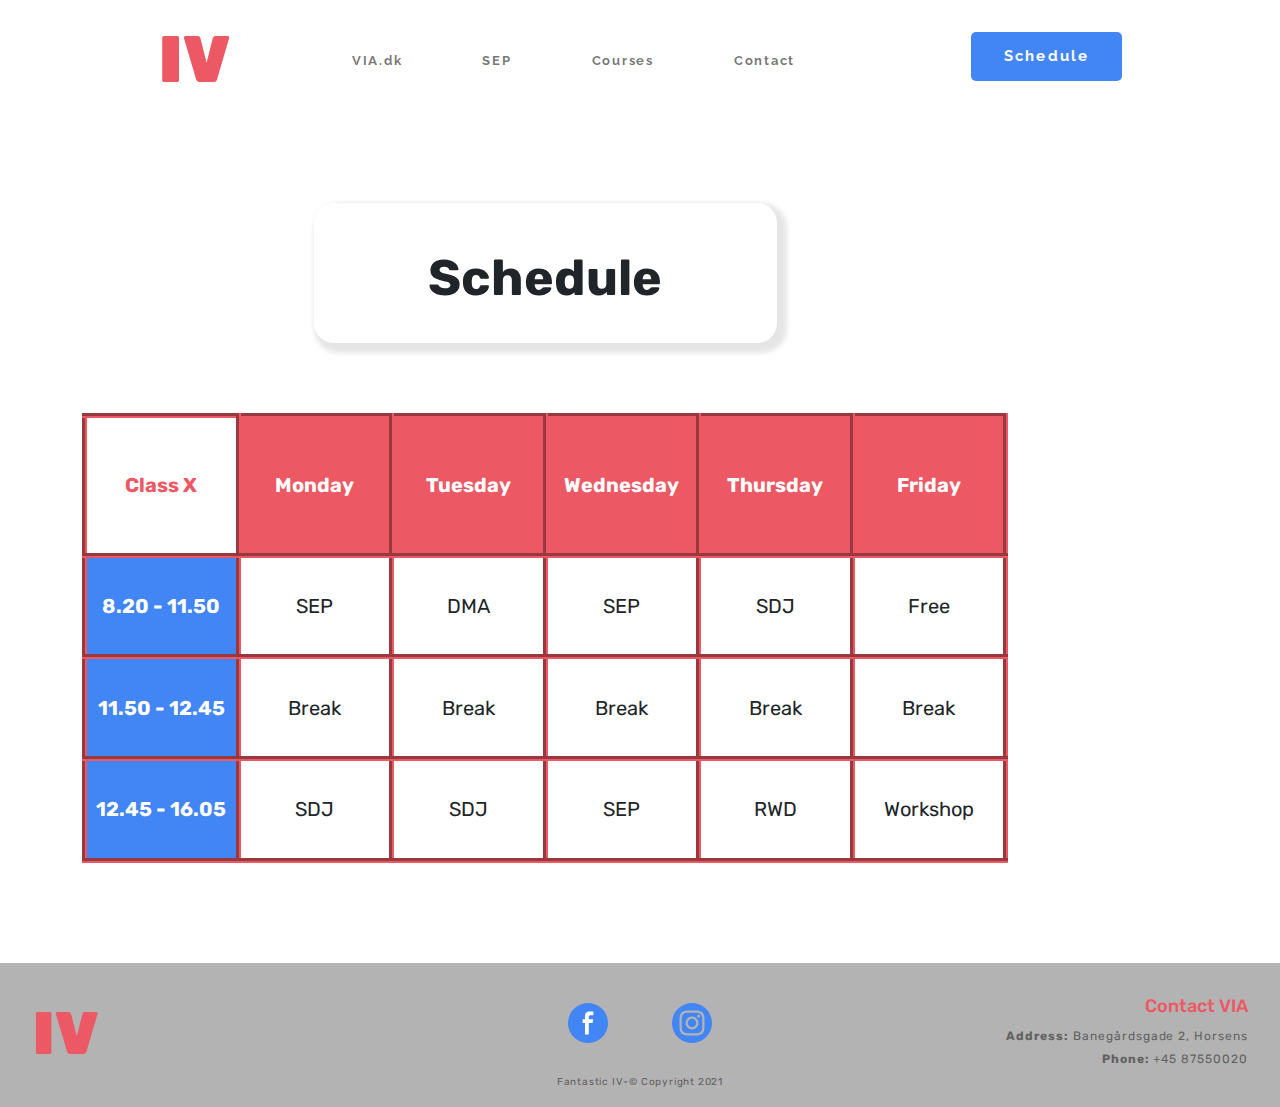
<file: schedule.html>
<!DOCTYPE html>
<html lang="en">
  <head>
    <meta charset="UTF-8" />
    <meta name="viewport" content="width=device-width, initial-scale=1.0" />
    <meta http-equiv="X-UA-Compatible" content="ie=edge" />
    <title>Schedule</title>
    <link href="css/bootstrap.css" rel="stylesheet" />
    <link rel="stylesheet" href="style.css" />

    <!-- Written by Siddhartha -->
  </head>
  <body>
    <!-- Top -->

    <!-- Nav -->

    <div class="container">
      <!-- Nav -->
      <nav
              class="
          navbar navbar-expand-lg navbar-light
          justify-content-spacebetween
        "
      >
        <div class="container-fluid">
          <a class="navbar-brand" href="index.html">IV</a>
          <button
                  class="navbar-toggler"
                  type="button"
                  data-bs-toggle="collapse"
                  data-bs-target="#NavBar"
                  aria-controls="NavBar"
                  aria-expanded="false"
                  aria-label="Toggle navigation"
          >
            <span class="navbar-toggler-icon"></span>
          </button>
          <div class="collapse navbar-collapse" id="NavBar">
            <ul class="navbar-nav ms-auto mb-2 mb-lg-0 nav-items">
              <li class="nav-item nav-button">
                <a class="nav-link" href="https://www.via.dk/">VIA.dk</a>
              </li>
              <li class="nav-item nav-button">
                <a class="nav-link" href="sep.html">SEP</a>
              </li>
              <li class="nav-item nav-button">
                <a class="nav-link" href="courses.html">Courses</a>
              </li>
              <li class="nav-item nav-button">
                <a class="nav-link" href="contact-us.html">Contact</a>
              </li>
              <li id="schedule" class="nav-item">
                <a class="nav-link" href="schedule.html">Schedule</a>
              </li>
            </ul>
          </div>
        </div>
      </nav>
      <div class="row">
        <div class="col-xxl-10 col-sm-10">

          <div id="sched" class="head">
            <h1 class="sched">Schedule</h1>
          </div>
        </div>
      </div>
    <!---schedule-->
  <div class="row">
    <div class="col-xxl-10 col-sm-10">
      <div class="table-container">

      <!----schedule-table--->
      <table id="table" class="schedule-table">
        <tr >
          <th id="logo2">Class X</th>
          <th>Monday</th>
          <th>Tuesday</th>
          <th>Wednesday</th>
          <th>Thursday</th>
          <th>Friday</th>
        </tr>
        <tr>
          <td class="time">8.20 - 11.50</td>
          <td>SEP</td>
          <td>DMA</td>
          <td>SEP</td>
          <td>SDJ</td>
          <td>Free</td>
        </tr>
        <tr>
          <td class="time">11.50 - 12.45</td>
          <td>Break</td>
          <td>Break</td>
          <td>Break</td>
          <td>Break</td>
          <td>Break</td>
        </tr>
        <tr>
          <td class="time">12.45 - 16.05</td>
          <td>SDJ</td>
          <td>SDJ</td>
          <td>SEP</td>
          <td>RWD</td>
          <td>Workshop</td>
        </tr>
      </table>
</div>
</div>
    </div>
      </div>

      <!--    Footer    -->

      <footer class="row desktop">
        <!-- Footer logo -->
        <div class="col-sm-4">
          <div class="footer-logo">IV</div>
        </div>

        <!-- Logos and copyright -->
        <div class="col-sm-4">
          <div class="logos-and-copyright">
            <div class="social-icons">
              <div>
                <a href="https://www.facebook.com/viauniversitycollege/"
                ><img src="Images/Facebookicon.svg" alt="Facebook" />
                </a>
              </div>
              <div>
                <a href="https://www.instagram.com/viauniversitycollege"
                ><img src="Images/Instagramicon.svg" alt="Instagram" />
                </a>
              </div>
            </div>
            <p class="copyright">Fantastic IV-&copy; Copyright 2021</p>
          </div>
        </div>
        <!-- Contact VIA -->
        <div class="col-sm-4">
          <div class="contact-via">
            <h3>Contact VIA</h3>
            <p><b>Address:</b> Banegårdsgade 2, Horsens</p>
            <p><b>Phone:</b> +45 87550020</p>
          </div>
        </div>
      </footer>
      <footer class="row mobile">
        <!-- Footer logo -->
        <div class="col-sm-4">
          <div class="footer-logo">IV</div>
        </div>
        <!-- Contact VIA -->
        <div class="col-sm-4">
          <div class="contact-via">
            <h3>Contact VIA</h3>
            <p><b>Address:</b> Banegårdsgade 2, Horsens</p>
            <p><b>Phone:</b> +45 87550020</p>
          </div>
        </div>
        <!-- Logos and copyright -->
        <div class="col-sm-4">
          <div class="logos-and-copyright">
            <div class="social-icons">
              <div>
                <a href="https://www.facebook.com/viauniversitycollege/"
                ><img src="Images/Facebookicon.svg" alt="Facebook" />
                </a>
              </div>
              <div>
                <a href="https://www.instagram.com/viauniversitycollege"
                ><img src="Images/Instagramicon.svg" alt="Instagram" />
                </a>
              </div>
            </div>
            <p class="copyright">Fantastic IV-&copy; Copyright 2021</p>
          </div>
        </div>
      </footer>
</div>
<script src="https://cdnjs.cloudflare.com/ajax/libs/jquery/3.3.1/jquery.min.js"></script>
<script
  src="https://cdnjs.cloudflare.com/ajax/libs/popper.js/1.14.7/umd/popper.min.js"
  integrity="sha384-UO2eT0CpHqdSJQ6hJty5KVphtPhzWj9WO1clHTMGa3JDZwrnQq4sF86dIHNDz0W1"
  crossorigin="anonymous"
></script>
<script src="js/bootstrap.min.js"></script>
  </body>
</html>
</file>
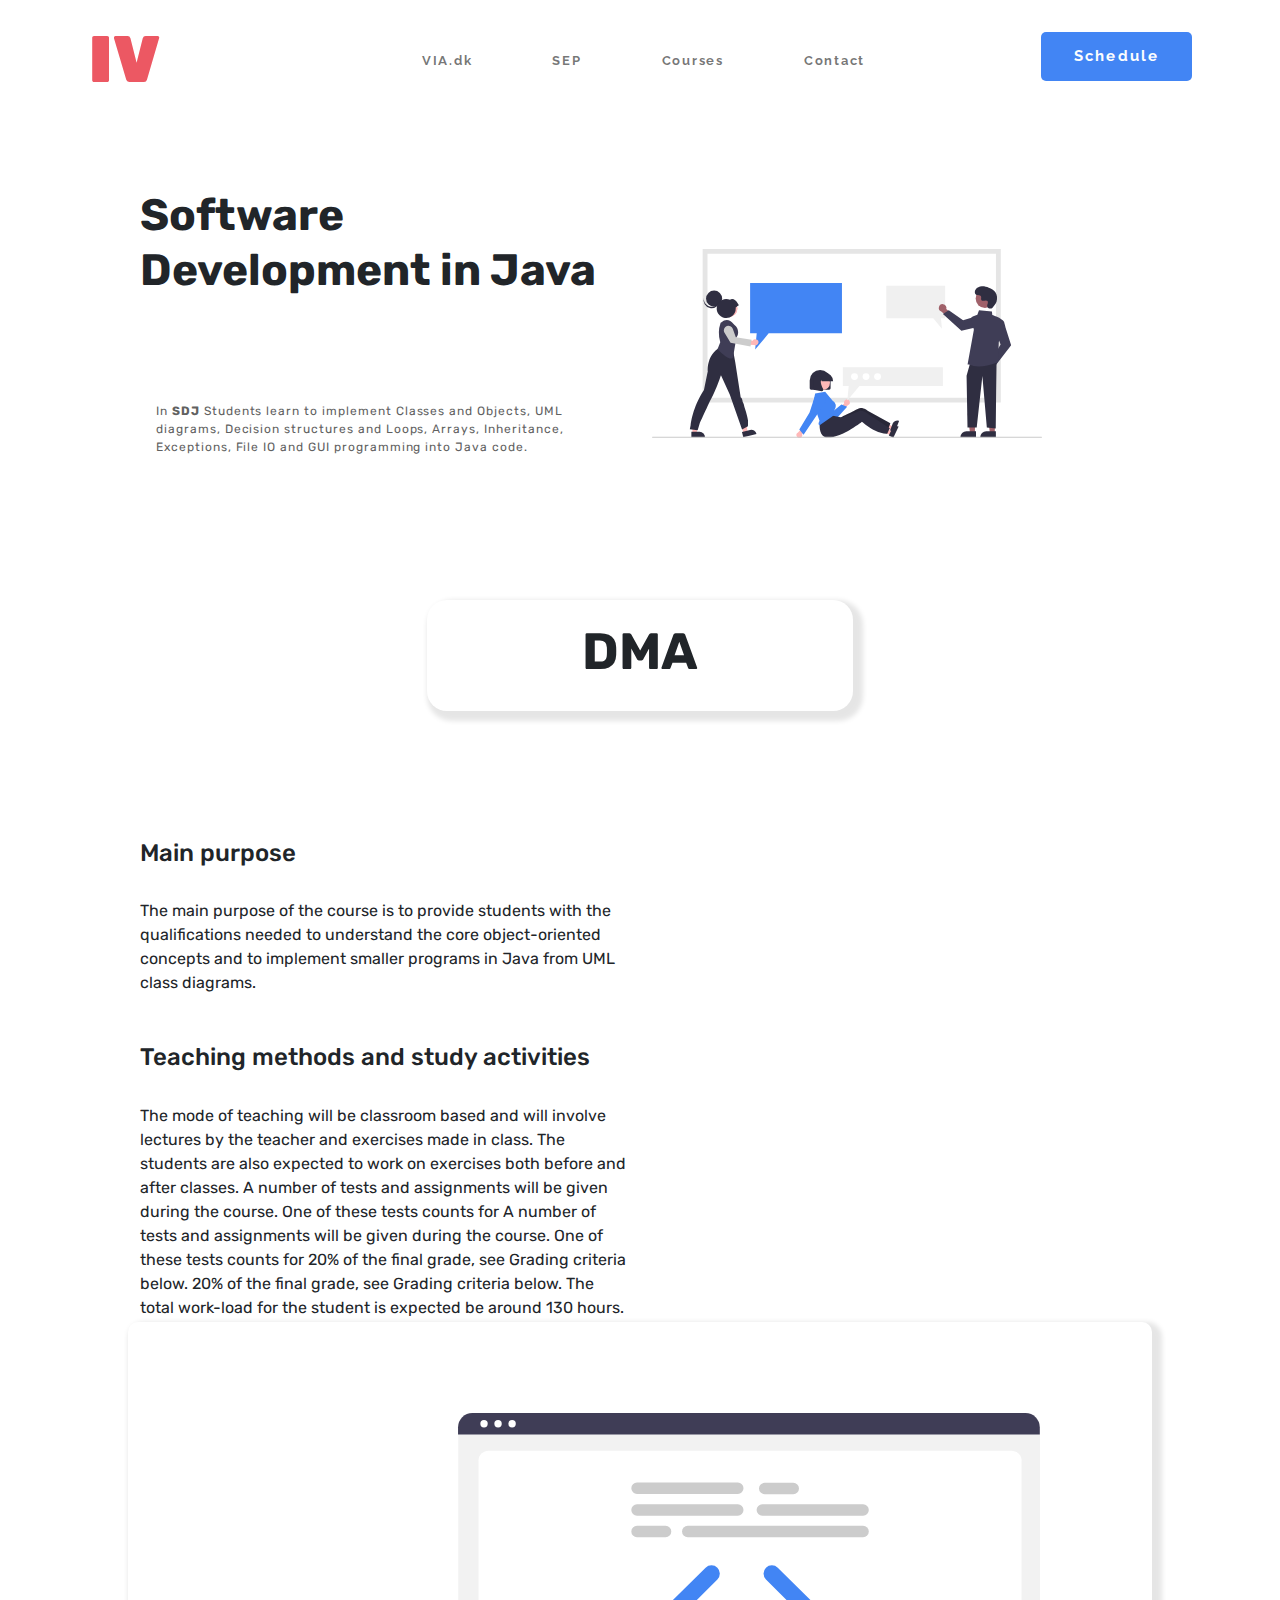
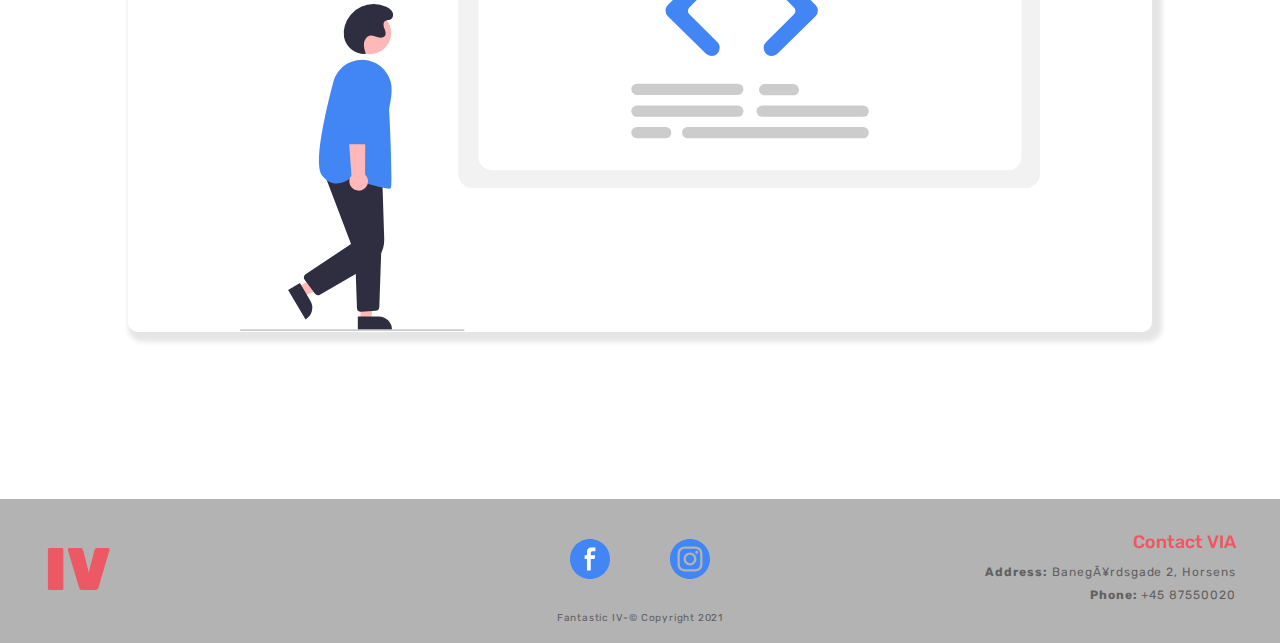
<file: sdj.html>
<!DOCTYPE html>
<html lang="en">
<head>
    <meta charset="UTF-8"/>
    <meta name="viewport" content="width=device-width, initial-scale=1.0"/>
    <meta http-equiv="X-UA-Compatible" content="ie=edge"/>
    <title>SDJ</title>
    <link href="css/bootstrap.css" rel="stylesheet"/>
    <link rel="stylesheet" href="style.css"/>
    <!-- Written by Arturs -->
    <!-- Design by Bhupas -->
</head>
<body>
<!-- Top -->

<div class="container-fluid">
    <!-- Nav -->

    <nav
            class="
          navbar navbar-expand-lg navbar-light
          justify-content-spacebetween
        "
    >
        <div class="container-fluid">
            <a class="navbar-brand" href="index.html">IV</a>
            <button
                    class="navbar-toggler"
                    type="button"
                    data-bs-toggle="collapse"
                    data-bs-target="#NavBar"
                    aria-controls="NavBar"
                    aria-expanded="false"
                    aria-label="Toggle navigation"
            >
                <span class="navbar-toggler-icon"></span>
            </button>
            <div class="collapse navbar-collapse" id="NavBar">
                <ul class="navbar-nav ms-auto mb-2 mb-lg-0 nav-items">
                    <li class="nav-item nav-button">
                        <a class="nav-link" href="https://www.via.dk/">VIA.dk</a>
                    </li>
                    <li class="nav-item nav-button">
                        <a class="nav-link" href="sep.html">SEP</a>
                    </li>
                    <li class="nav-item nav-button">
                        <a class="nav-link" href="courses.html">Courses</a>
                    </li>
                    <li class="nav-item nav-button">
                        <a class="nav-link" href="contact-us.html">Contact</a>
                    </li>
                    <li id="schedule" class="nav-item">
                        <a class="nav-link" href="schedule.html">Schedule</a>
                    </li>
                </ul>
            </div>
        </div>
    </nav>
    <!-- Top content -->
    <header class="row top">
        <div class="col-xxl-6 col-lg-6 col-md-auto content">
            <h1>Software Development in Java</h1>
            <br>

            <p>
                In <b>SDJ</b> Students learn to implement Classes and Objects, UML
                diagrams, Decision structures and Loops, Arrays, Inheritance, Exceptions, File IO and
                GUI programming into Java code.
            </p>

        </div>
        <div class="col-xxl-6 col-lg-6 col-md-auto no-box-sep">
            <img src="Images/sep-teamwork.svg" alt="SEP picture"/>
        </div>

    </header>

    <!-- SEP -->

    <!-- SEP headline -->

    <!-- SEP headline -->
    <div class="row headline-in-box-container">
        <div class="col-8 col-sm-4 headline-box">
            <h1>DMA</h1>
        </div>
    </div>
    <!-- SEP content -->

    <header class="row sep">
        <div class="col-xxl-6 col-sm-auto col-lg-6 col-md-auto  content-sep">
            <div id="dma-text">


                <h4>Main purpose</h4>
                <br>
                The main purpose of the course is to provide students with the qualifications needed to understand the core
                object-oriented concepts and to implement smaller programs in Java from UML class diagrams.
                <br>
                <br>
                <br>
                <h4>Teaching methods and study activities</h4>
                <br>
                The mode of teaching will be classroom based and will involve lectures by the teacher and exercises
                made in class. The students are also expected to work on exercises both before and after classes.
                A number of tests and assignments will be given during the course. One of these tests counts for
                A number of tests and assignments will be given during the course.
                One of these tests counts for 20% of the final grade, see Grading criteria below.
                20% of the final grade, see Grading criteria below.
                The total work-load for the student is expected be around 130 hours.
            </div>

        </div>
        <div id="sdj-pic" class="col-xxl-6 col-lg-6 col-md-auto image-in-box-sep">
            <img src="Images/java.svg" alt="SDJ picture" />
        </div>
    </header>

    <!--    Footer    -->

    <footer class="row desktop">
        <!-- Footer logo -->
        <div class="col-sm-4">
            <div class="footer-logo">IV</div>
        </div>

        <!-- Logos and copyright -->
        <div class="col-sm-4">
            <div class="logos-and-copyright">
                <div class="social-icons">
                    <div>
                        <a href="https://www.facebook.com/viauniversitycollege/"
                        ><img src="Images/Facebookicon.svg" alt="Facebook"/>
                        </a>
                    </div>
                    <div>
                        <a href="https://www.instagram.com/viauniversitycollege"
                        ><img src="Images/Instagramicon.svg" alt="Instagram"/>
                        </a>
                    </div>
                </div>
                <p class="copyright">Fantastic IV-&copy; Copyright 2021</p>
            </div>
        </div>
        <!-- Contact VIA -->
        <div class="col-sm-4">
            <div class="contact-via">
                <h3>Contact VIA</h3>
                <p><b>Address:</b> BanegÃ¥rdsgade 2, Horsens</p>
                <p><b>Phone:</b> +45 87550020</p>
            </div>
        </div>
    </footer>
    <footer class="row mobile">
        <!-- Footer logo -->
        <div class="col-sm-4">
            <div class="footer-logo">IV</div>
        </div>
        <!-- Contact VIA -->
        <div class="col-sm-4">
            <div class="contact-via">
                <h3>Contact VIA</h3>
                <p><b>Address:</b> BanegÃ¥rdsgade 2, Horsens</p>
                <p><b>Phone:</b> +45 87550020</p>
            </div>
        </div>
        <!-- Logos and copyright -->
        <div class="col-sm-4">
            <div class="logos-and-copyright">
                <div class="social-icons">
                    <div>
                        <a href="https://www.facebook.com/viauniversitycollege/"
                        ><img src="Images/Facebookicon.svg" alt="Facebook"/>
                        </a>
                    </div>
                    <div>
                        <a href="https://www.instagram.com/viauniversitycollege"
                        ><img src="Images/Instagramicon.svg" alt="Instagram"/>
                        </a>
                    </div>
                </div>
                <p class="copyright">Fantastic IV-&copy; Copyright 2021</p>
            </div>
        </div>
    </footer>
</div>
<script src="https://cdnjs.cloudflare.com/ajax/libs/jquery/3.3.1/jquery.min.js"></script>
<script
        src="https://cdnjs.cloudflare.com/ajax/libs/popper.js/1.14.7/umd/popper.min.js"
        integrity="sha384-UO2eT0CpHqdSJQ6hJty5KVphtPhzWj9WO1clHTMGa3JDZwrnQq4sF86dIHNDz0W1"
        crossorigin="anonymous"
></script>
<script src="js/bootstrap.min.js"></script>
</body>
</html>
</file>
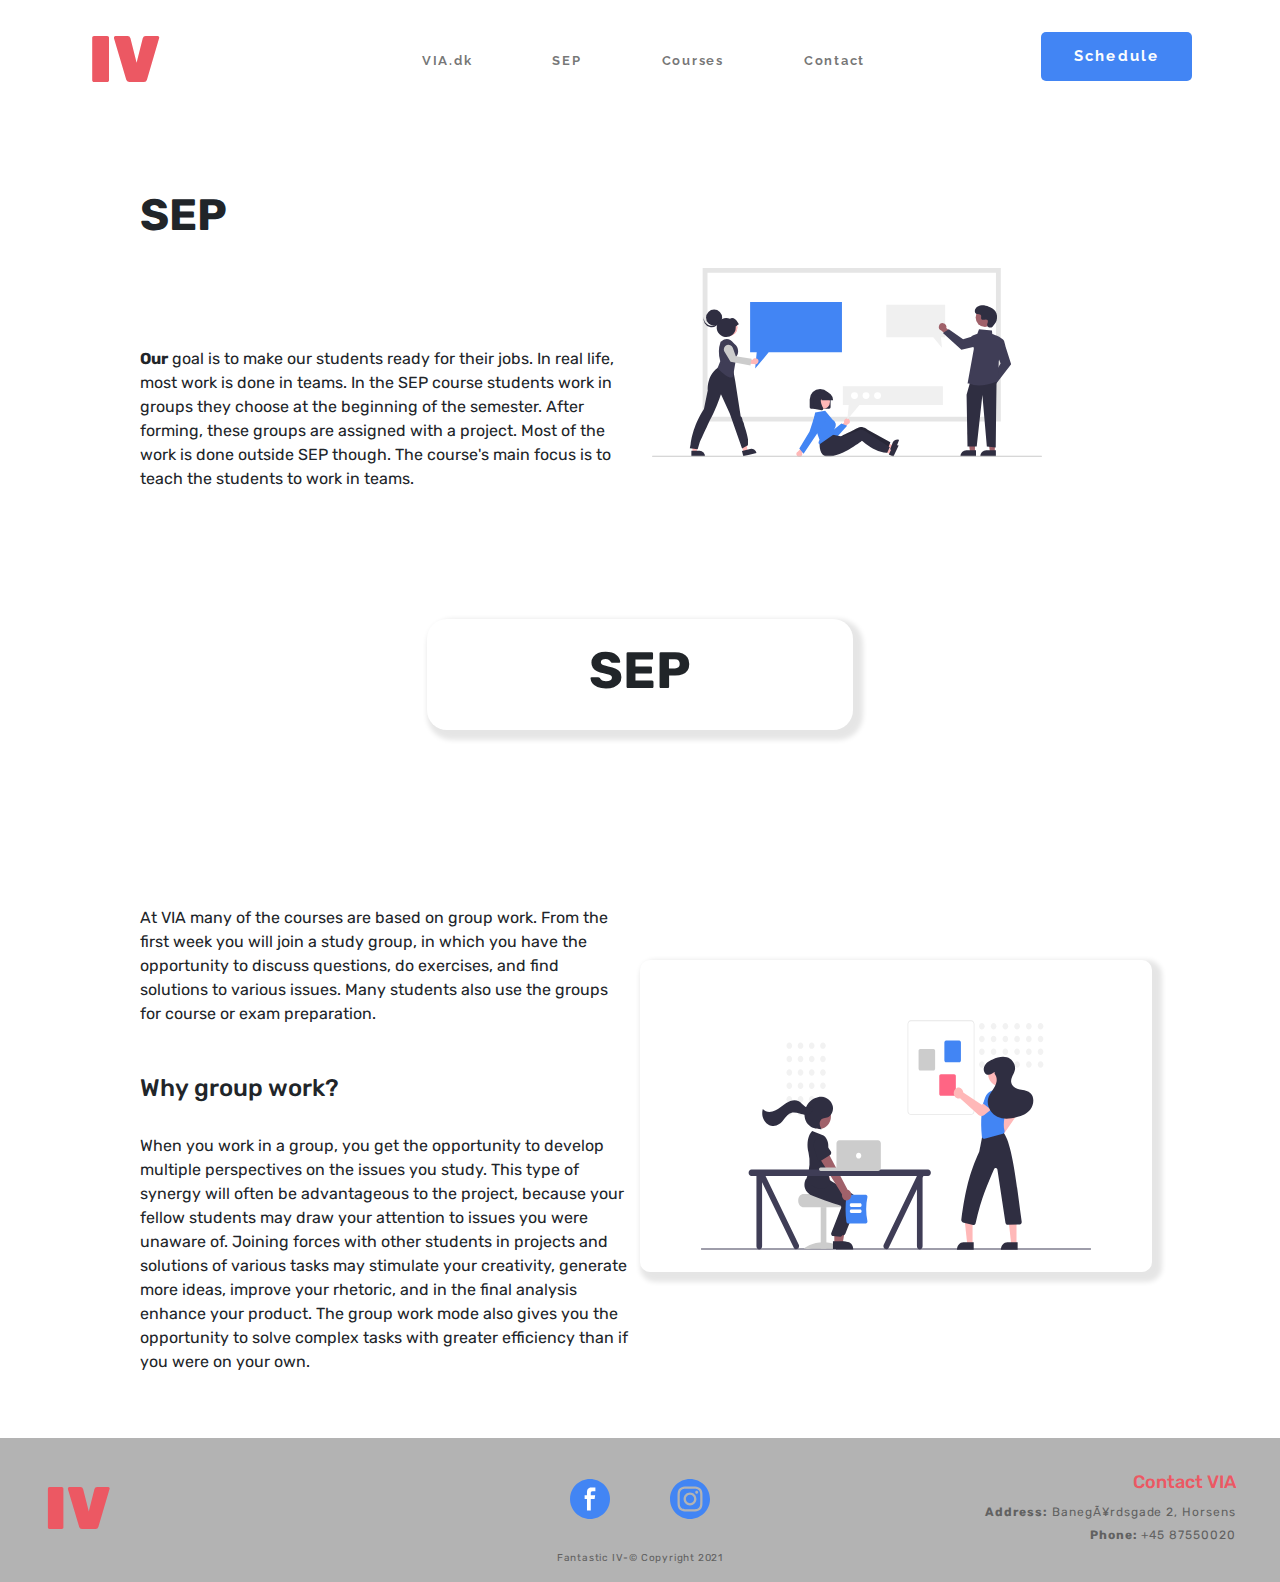
<file: sep.html>
<!DOCTYPE html>
<html lang="en">
<head>
  <meta charset="UTF-8"/>
  <meta name="viewport" content="width=device-width, initial-scale=1.0"/>
  <meta http-equiv="X-UA-Compatible" content="ie=edge"/>
  <title>SEP</title>
  <link href="css/bootstrap.css" rel="stylesheet"/>
  <link rel="stylesheet" href="style.css"/>
  <!-- Written by Arturs -->
  <!-- Design by Bhupas -->
</head>
<body>
<!-- Top -->

<div class="container-fluid">
  <!-- Nav -->

  <nav
          class="
          navbar navbar-expand-lg navbar-light
          justify-content-spacebetween
        "
  >
    <div class="container-fluid">
      <a class="navbar-brand" href="index.html">IV</a>
      <button
              class="navbar-toggler"
              type="button"
              data-bs-toggle="collapse"
              data-bs-target="#NavBar"
              aria-controls="NavBar"
              aria-expanded="false"
              aria-label="Toggle navigation"
      >
        <span class="navbar-toggler-icon"></span>
      </button>
      <div class="collapse navbar-collapse" id="NavBar">
        <ul class="navbar-nav ms-auto mb-2 mb-lg-0 nav-items">
          <li class="nav-item nav-button">
            <a class="nav-link" href="https://www.via.dk/">VIA.dk</a>
          </li>
          <li class="nav-item nav-button">
            <a class="nav-link" href="sep.html">SEP</a>
          </li>
          <li class="nav-item nav-button">
            <a class="nav-link" href="courses.html">Courses</a>
          </li>
          <li class="nav-item nav-button">
            <a class="nav-link" href="contact-us.html">Contact</a>
          </li>
          <li id="schedule" class="nav-item">
            <a class="nav-link" href="schedule.html">Schedule</a>
          </li>
        </ul>
      </div>
    </div>
  </nav>
  <!-- Top content -->

  <header class="row top">
    <div class="col-xxl-6 col-lg-6 col-md-auto content">
      <h1>SEP</h1>
      <br>

      <b>Our</b> goal is to make our students ready for their jobs. In real life, most
        work is done in teams. In the SEP course students work in groups they choose at the beginning of
        the semester. After forming, these groups are assigned with a project. Most of the work is done outside
        SEP though. The course's main focus is to teach the students to work in teams.
      <br>

    </div>
<div class="col-xxl-6 col-lg-6 col-md-auto no-box-sep">
  <img src="Images/sep-teamwork.svg" alt="SEP picture"/>
</div>
  </header>

  <!-- SEP -->

  <!-- SEP headline -->
  <div class="row headline-in-box-container">
    <div class="col-8 col-sm-4 headline-box">
      <h1>SEP</h1>
    </div>
  </div>

  <!-- SEP content -->

  <header class="row sep">
    <div class="col-xxl-6 col-sm-auto col-lg-6 col-md-auto  content-sep">
      <div>
        <br>
        <br>
        At VIA many of the courses are based on group work. From the first week you will join a study group, in
        which you have the opportunity to discuss questions, do exercises, and find solutions to various issues.
        Many students also use the groups for course or exam preparation.
      </div>
      <br>
      <br>
      <h4>Why group work?</h4>
      <br>
      <div>
        When you work in a group, you get the opportunity to develop multiple perspectives on the issues you
        study. This type of synergy will often be advantageous to the project, because your fellow students may
        draw your attention to issues you were unaware of. Joining forces with other students in projects and
        solutions of various tasks may stimulate your creativity, generate more ideas, improve your rhetoric,
        and in the final analysis enhance your product. The group work mode also gives you the opportunity to
        solve complex tasks with greater efficiency than if you were on your own.
      </div>

    </div>
    <div class="col-xxl-6 col-lg-6 col-md-auto image-in-box-sep">
      <img src="Images/undraw_teamwork_hpdk1.svg" alt="SEP picture"/>
    </div>
  </header>

  <!--    Footer    -->

  <footer class="row desktop">
    <!-- Footer logo -->
    <div class="col-sm-4">
      <div class="footer-logo">IV</div>
    </div>

    <!-- Logos and copyright -->
    <div class="col-sm-4">
      <div class="logos-and-copyright">
        <div class="social-icons">
          <div>
            <a href="https://www.facebook.com/viauniversitycollege/"
            ><img src="Images/Facebookicon.svg" alt="Facebook"/>
            </a>
          </div>
          <div>
            <a href="https://www.instagram.com/viauniversitycollege"
            ><img src="Images/Instagramicon.svg" alt="Instagram"/>
            </a>
          </div>
        </div>
        <p class="copyright">Fantastic IV-&copy; Copyright 2021</p>
      </div>
    </div>
    <!-- Contact VIA -->
    <div class="col-sm-4">
      <div class="contact-via">
        <h3>Contact VIA</h3>
        <p><b>Address:</b> BanegÃ¥rdsgade 2, Horsens</p>
        <p><b>Phone:</b> +45 87550020</p>
      </div>
    </div>
  </footer>
  <footer class="row mobile">
    <!-- Footer logo -->
    <div class="col-sm-4">
      <div class="footer-logo">IV</div>
    </div>
    <!-- Contact VIA -->
    <div class="col-sm-4">
      <div class="contact-via">
        <h3>Contact VIA</h3>
        <p><b>Address:</b> BanegÃ¥rdsgade 2, Horsens</p>
        <p><b>Phone:</b> +45 87550020</p>
      </div>
    </div>
    <!-- Logos and copyright -->
    <div class="col-sm-4">
      <div class="logos-and-copyright">
        <div class="social-icons">
          <div>
            <a href="https://www.facebook.com/viauniversitycollege/"
            ><img src="Images/Facebookicon.svg" alt="Facebook"/>
            </a>
          </div>
          <div>
            <a href="https://www.instagram.com/viauniversitycollege"
            ><img src="Images/Instagramicon.svg" alt="Instagram"/>
            </a>
          </div>
        </div>
        <p class="copyright">Fantastic IV-&copy; Copyright 2021</p>
      </div>
    </div>
  </footer>
</div>
<script src="https://cdnjs.cloudflare.com/ajax/libs/jquery/3.3.1/jquery.min.js"></script>
<script
        src="https://cdnjs.cloudflare.com/ajax/libs/popper.js/1.14.7/umd/popper.min.js"
        integrity="sha384-UO2eT0CpHqdSJQ6hJty5KVphtPhzWj9WO1clHTMGa3JDZwrnQq4sF86dIHNDz0W1"
        crossorigin="anonymous"
></script>
<script src="js/bootstrap.min.js"></script>
</body>
</html>
</file>
<file: style.css>
@import url("https://fonts.googleapis.com/css?family=Rubik:400,700");
@import url("https://fonts.googleapis.com/css?family=Rubik+One:400");
@import url("https://fonts.googleapis.com/css?family=Raleway:400,700,800");

/* Written by Arturs */

* {
  box-sizing: border-box;
  margin: 0;
}

body {
  font-family: Rubik;
  margin: 0;
  padding: 0;
  overflow-x: hidden;
}
body p {
  color: #616161;
  font-size: 12px;
  letter-spacing: 0.08em;
}
body h1 {
  line-height: 55px;
  font-style: normal;
  font-weight: bold;
  font-size: 44px;
}
body a {
  letter-spacing: 0.14em;
}

/**** Nav ****/

nav {
  padding: 0 4rem;
}
#NavBar {
  justify-content: end;
}
.navbar-brand {
  text-decoration: none;
  font-family: Rubik One;
  font-style: normal;
  font-size: 65px;
  font-weight: normal;
  color: #ec5863 !important;
  letter-spacing: 0;
}
.navbar-brand:hover {
  color: #ec5863;
}
.nav-link:hover {
  color: #000000;
}
.nav-items li {
  list-style: none;
  margin-right: 3rem;
}
.nav-items li a {
  color: #000000;
  text-decoration: none;
  font-family: Raleway;
  font-style: normal;
  font-weight: bold;
  font-size: 12.5px;
  letter-spacing: 0.14em;
}

.nav-button {
  text-align: center;
}
.nav-items #schedule {
  text-align: center;
}
@media screen and (min-width: 992px) {
  .nav-button {
    margin-top: 0.5rem;
    margin-bottom: 0.5rem;
    border-radius: 5px;
    padding: 0.25rem 0.5rem;
    cursor: pointer;

    transition: 200ms;
  }
  .nav-button:hover {
    background-color: #d3d3d3;
  }
  .nav-items #schedule {
    margin-right: 0;
    margin-left: 7rem;
  }
}
@media screen and (max-width: 991px) {
  .nav-button {
    display: inline;
    margin-top: 0.5rem;
    margin-bottom: 0.5rem;
    border-radius: 5px;
    padding: 0.25rem 0.5rem;
    cursor: pointer;
    background-color: #d3d3d3;
  }
}

@media screen and (max-width: 464px) {
  nav {
    padding: 0 1rem;
  }
}

#schedule a {
  margin-bottom: 0;
  color: #fcfdfe;
  font-family: Raleway;
  font-style: normal;
  font-weight: bold;
  font-size: 15px;
  letter-spacing: 0.14em;
  background: #4285f4;
  display: inline-block;
  padding: 13px 33px;
  border-radius: 5px;

  transition: 200ms;
}
#schedule a:hover {
  background-color: #4285f4;
  transform: scale(1.2);
}

/**** Nav end ****/

/* Top */

.top,
.sep {
  padding: 4rem 8rem;
}

/* Content in header */

.content h1 {
  margin-bottom: 5rem;
}
.content p {
  /*margin-bottom: 5.5rem;*/
  margin-left: 1rem;
}
.content a {
  color: black;
}
.blue-index {
  color: black;
  margin-bottom: 20%;
}

/* Image without box */

.no-box-sep {
  margin-top: auto;
  width: 50%;
  padding-bottom: 10px;
}

@media screen and (max-width: 992px){
  .no-box-sep {
    width: 80%;
  }
}

.no-box-sep img {
  /*padding: 1rem 0;*/
  padding-bottom: 1.5rem;
  width: 80%;
  height: 100%;
  /*margin: 0 10%;*/
}

@media screen and (max-width: 991px) {
  .sep,
  .top {
    padding: 0;
    text-align: center;
    justify-content: center;
  }
  .content {
    text-align: center;
  }
  .content p {
    margin-left: 0;
  }
  .no-box-sep img {
    margin-top: 2rem;
  }
}

/* Buttons */

.content a,
.card-text a,
.carousel-learn-more {
  color: #fcfdfe;
  text-decoration: none;
  font-family: Raleway;
  font-style: normal;
  font-weight: 800;
  font-size: 12px;
  letter-spacing: 0.14em;

  padding: 13px 24px;
  margin-left: 10px;
  border-radius: 5px;
  transition: 200ms;
}

/* Button with starting colour blue */

.blue {
  background-color: #4285f4;
}

.blue:hover {
  background-color: #ec5863;
}

/* Button with starting colour red */
.red {
  background-color: #ec5863;
}

.red:hover {
  background-color: #4285f4;
}

/* Courses headline */

.courses {
  height: 15rem;
  text-align: center;
}

.courses p {
  margin-top: 2rem;
  padding: 0 15rem;
}

/* contact By Bhupas*/

.card-text .mail a {
  color: #616161;
  font-family: Rubik;
  font-style: normal;
}
.card-text a {
  color: #fcfdfe;
  text-decoration: none;
  font-family: Raleway;
  font-style: normal;
  font-weight: 800;
  font-size: 12px;
  letter-spacing: 0.14em;
  padding: 13px 24px;
  margin-left: 10px;
  border-radius: 5px;
  transition: 200ms;
}

.card {
  width: 20rem;
  height: 25rem;
  margin-left: auto;
  margin-right: auto;
  text-align: center;
  overflow: hidden;
  background-color: white;
  border-radius: 15px;
  box-shadow: 5px 5px 5px 5px rgba(1, 1, 1, 0.1);
  margin-bottom: 80px;
  align-items: center;
  list-style: none;
  padding: 0 1.5rem;
}

.card-image {
  margin-top: 10px;
}
.card-image img {
  height: 190px;
  width: 175px;
}

.card-image {
  margin-top: 3rem;
}

.card-image img {
  max-height: 8rem;
  width: auto;
}
.card-text h2 {
  margin: 2rem 0;
  font-family: Rubik;
  font-style: normal;
  font-weight: bold;
  font-size: 16px;
}

/* End of contact*/

/* Start of Sep*/

.headline-in-box-container {
  align-items: center;
  justify-content: center;
  padding: 4rem 0;
}
.headline-box {
  text-align: center;
  align-items: center;
  border-radius: 20px;
  box-shadow: 5px 5px 5px 5px rgba(1, 1, 1, 0.1);
}

.headline-box h1 {
  padding: 1.5rem 0;
  font-size: 4vw;
}

.image-in-box-sep {
  margin-top: 10%;
  width: 50%;
  border-radius: 10px;
  box-shadow: 5px 5px 5px 5px rgba(1, 1, 1, 0.1);
  background-color: #fff;
  margin-bottom: 10%;
  padding-bottom: 10px;
}

.image-in-box-sep img {
  padding: 1rem 0;
  width: 80%;
  height: 100%;
  margin: 0 10%;
  margin-top: 5%;
}
.image-in-box-index {
  width: 50%;
  border-radius: 10px;
  box-shadow: 5px 5px 5px 5px rgba(1, 1, 1, 0.1);
  background-color: #fff;
  margin-bottom: 10%;
  padding-bottom: 10px;
}
.image-in-box-index img {
  padding: 1rem 0;
  width: 80%;
  height: 100%;
  margin: 0 10%;
  margin-top: 5%;
}

/* End of Sep*/

/* Footer */

footer {
  width: auto;
  min-height: 9rem;
  background-color: #b3b3b3;
  display: flex;
  align-items: center;
  justify-content: space-between;
}
.footer-logo {
  text-align: start;
  padding-left: 2rem;

  font-family: Rubik One;
  font-style: normal;
  font-size: 60px;
  font-weight: normal;
  color: #ec5863;
  letter-spacing: 0;
}
.contact-via {
  text-align: end;
  padding-right: 2rem;
}
.contact-via h3 {
  font-size: 18px;
  line-height: 21px;
  margin-bottom: 10px;
  padding-left: 30px;

  color: #ec5863;
}
.contact-via p {
  margin-bottom: 5px;
}
.social-icons {
  display: flex;
  align-items: center;
  justify-content: space-evenly;
  padding: 0 70px;
  margin-top: 40px;
  margin-bottom: 32px;
}

.social-icons div img {
  height: 40px;
  width: 40px;
}
.copyright {
  position: relative;
  font-size: 10px;
  text-align: center;
}

@media screen and (max-width: 575px) {
  .desktop {
    display: none;
  }
  .footer-logo {
    text-align: center;
    padding: 0;
  }
  .contact-via {
    text-align: center;
    padding: 0;
  }
  .contact-via h3 {
    padding: 0;
  }
}

@media screen and (min-width: 576px) {
  .mobile {
    display: none;
  }
}

.courses-img {
  /*min-width: 220px;*/
  padding: 0;
}

/* Carousel */

.carousel {

  margin-bottom: 7.5rem;
}
.carousel-control-prev:hover {
  border-radius: 20px 0 0 20px;
  background-color: rgba(66, 133, 244, 0.5);
  transition: 0.5s;
}
.carousel-control-prev {
  border-radius: 20px 0 0 20px;
  background-color: rgba(236, 88, 99, 0.5);
}
.carousel-control-next:hover {
  border-radius: 0 20px 20px 0;
  background-color: rgba(66, 133, 244, 0.5);
  transition: 0.5s;
}
.carousel-control-next {
  border-radius: 0 20px 20px 0;
  background-color: rgba(236, 88, 99, 0.5);
}

.carousel-inner {
  max-height: 45rem;
  height: 45rem;
  background: white url(Images/CoursesBackground.svg);
  background-repeat: no-repeat;
  background-position: center;
  background-size: contain;
}

@media screen and (max-width: 680px) {
  .carousel-inner {
    max-height: 40rem;
  }
}

@media screen and (max-width: 500px){
  .carousel-inner {
    max-height: 30rem;
  }
}

.carousel-item {
  height: 100%;
}

#carousel-caption {
  margin-bottom: 10px !important;
}

.carousel-indicators button {
  background-color: #4285f4;
  /*border: 1px solid #ec5863;*/
}

.carousel-indicators .active {
  background-color: #ec5863;
}

.carousel-h3 {
  color: #000;
}
.carousel-par {
  color: #000;
}

.carousel-dma-h3 {
  color: #fff;
}

/* End of carousel */

.head {
  height: 140px;
  text-align: center;
  width: 50%;

  margin-bottom: 70px;
  margin-top: 79px;
  margin-left: auto;
  align-items: inherit;
  margin-inline: auto;

  background-color: white;
  border-radius: 20px;
  box-shadow: 5px 5px 5px 5px rgba(1, 1, 1, 0.1);
  padding-top: 48px;
}
@media screen and (min-width: 1001px) {
  .schedule-table {
    font-size: 20px;

  }
}

/* If the screen size is 600px wide or less, set the font-size of <div> to 30px */
@media screen and (max-width: 1000px) {
  .schedule-table {
    font-size: 8px;
  }

}

@media screen and (min-width: 801px) {
  .sched {
    font-size: 50px;

  }
}

/* If the screen size is 600px wide or less, set the font-size of <div> to 30px */
@media screen and (max-width: 800px) {
  .sched {
    font-size: 25px;
  }

}
#sched{
  font-size: 4.5vw;
}

table tr:first-child th {
  padding: 8px 10px;
  background-color: #ec5863;
  color: white;
}
.time {
  background-color: #4285f4;
  font-weight: bold;
  color: white;
}
.schedule-table th,
td {
  text-align: center;

  border: 5px groove #ec5863 !important;
}

th {
  font-weight: bolder;
}
td {
}

#logo2 {
  background: white;
  color: #ec5863;
}
table {
  width: 100%;
  table-layout: fixed;
  height: 450px;
  padding: 0;

  margin-left: auto;
  margin-right: auto;
  margin-bottom: 100px;
}

#dma-pic{
  width: 100%;
  height: auto;
  margin-top: 2px;
}

#rwd-pic{
  width: 100%;
  height: auto;
  margin-top: 2px;

}
#sdj-pic{
  width: 100%;
  height: auto;
  margin-top: 2px;

}
</file>
